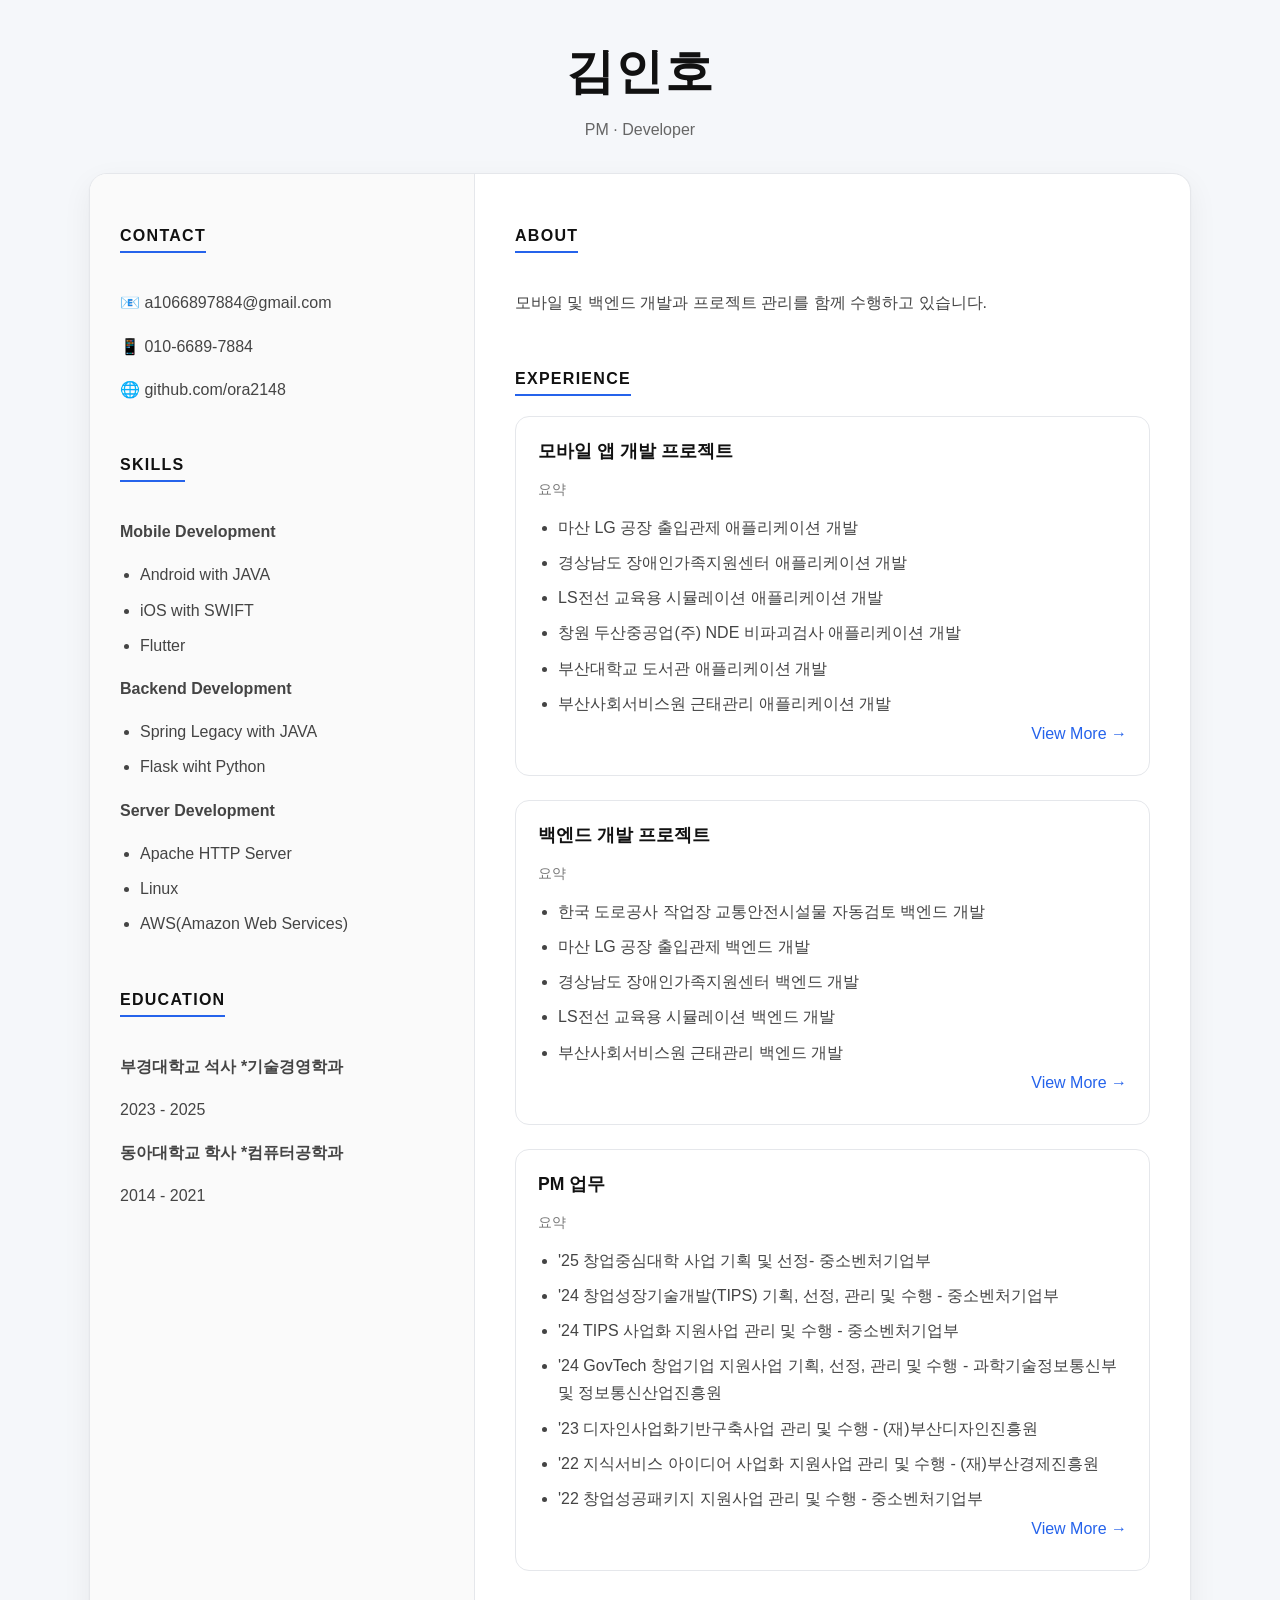
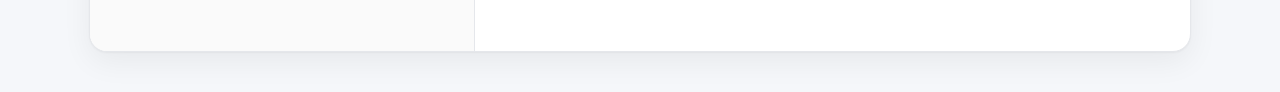
<file: index.html>
<!DOCTYPE html>
<html lang="ko">
<head>
    <meta charset="UTF-8">
    <meta http-equiv="X-UA-Compatible" content="IE=edge">
    <meta name="viewport" content="width=device-width, initial-scale=1.0">

    <title>김인호 이력서</title>

    <link rel="stylesheet" href="style.css">
</head>

<body>

    <header id="header">
        <h1>김인호</h1>
        <p class="job">PM · Developer</p>
    </header>

    <main>
        <!-- 왼쪽 -->
        <article id="mainLeft">

            <section>
                <h2>CONTACT</h2>

                <p>📧 a1066897884@gmail.com</p>
                <p>📱 010-6689-7884</p>
                <p>🌐 github.com/ora2148</p>
            </section>

            <section>
                <h2>SKILLS</h2>
                <p><strong>Mobile Development</strong></p>
                <ul>
                    <li>Android with JAVA</li>
                    <li>iOS with SWIFT</li>
                    <li>Flutter</li>
                </ul>

                <p><strong>Backend Development</strong></p>
                <ul>
                    <li>Spring Legacy with JAVA</li>
                    <li>Flask wiht Python</li>
                </ul>
                <p><strong>Server Development</strong></p>
              <ul>
                    <li>Apache HTTP Server</li>
                    <li>Linux</li>
                    <li>AWS(Amazon Web Services)</li>
                </ul>
            </section>

            <section>
                <h2>EDUCATION</h2>

                <p><strong>부경대학교 석사 *기술경영학과</strong></p>
                                <p>2023 - 2025</p>

                <p><strong>동아대학교 학사 *컴퓨터공학과</strong></p>
                <p>2014 - 2021</p>
            </section>

        </article>

        <!-- 오른쪽 -->
        <article id="mainRight">

            <section>
                <h2>ABOUT</h2>

                <p>
                    모바일 및 백엔드 개발과 프로젝트 관리를 함께 수행하고 있습니다.
                </p>
            </section>

            <section>
                <h2>EXPERIENCE</h2>

                <div class="item">
                    <h3>모바일 앱 개발 프로젝트</h3> 
                    
                    <p class="date">요약</p>

                    <ul>
                        <li>마산 LG 공장 출입관제 애플리케이션 개발</li>
                        <li>경상남도 장애인가족지원센터 애플리케이션 개발</li>
                        <li>LS전선 교육용 시뮬레이션 애플리케이션 개발</li>
                        <li>창원 두산중공업(주) NDE 비파괴검사 애플리케이션 개발</li>
                        <li>부산대학교 도서관 애플리케이션 개발</li>
                        <li>부산사회서비스원 근태관리 애플리케이션 개발</li>
                        
                        <div class="item-header" >
                            <a href="app_history_page.html" style="float: right;"  class="more-button" style="text-align:left">View More →</a>
                            <br>
                        </div>  
                    </ul>
                </div>

                 <div class="item">
                    <h3>백엔드 개발 프로젝트</h3>
                    <p class="date">요약</p>
                    

                    <ul>
                        <li>한국 도로공사 작업장 교통안전시설물 자동검토 백엔드 개발</li>
                        <li>마산 LG 공장 출입관제 백엔드 개발</li>
                        <li>경상남도 장애인가족지원센터 백엔드 개발</li>
                        <li>LS전선 교육용 시뮬레이션 백엔드 개발</li>
                        <li>부산사회서비스원 근태관리 백엔드 개발</li>
                        
                <div class="item-header" >
                            <a href="back_history_page.html" style="float: right;"  class="more-button" style="text-align:left">View More →</a>
                            <br>
                        </div>
                    </ul>
                </div>
                <div class="item">
                    <h3>PM 업무</h3>
                    <p class="date">요약</p>
                    <ul>
                        <li>'25 창업중심대학 사업 기획 및 선정- 중소벤처기업부</li>
                        <li>'24 창업성장기술개발(TIPS) 기획, 선정, 관리 및 수행 - 중소벤처기업부</li>
                        <li>'24 TIPS 사업화 지원사업 관리 및 수행 - 중소벤처기업부</li>
                        <li>'24 GovTech 창업기업 지원사업 기획, 선정, 관리 및 수행 - 과학기술정보통신부 및 정보통신산업진흥원</li>
                        <li>'23 디자인사업화기반구축사업 관리 및 수행 - (재)부산디자인진흥원</li>
                        <li>'22 지식서비스 아이디어 사업화 지원사업 관리 및 수행 - (재)부산경제진흥원</li>
                        <li>'22 창업성공패키지 지원사업 관리 및 수행 - 중소벤처기업부</li>
                             <div class="item-header">
                            <a href="pm_history_page.html" style="float: right;"  class="more-button" style="text-align:left">View More →</a>
                            <br>
                        </div>  
                    </ul>

                             
                </div>

            </section>

        </article>

    </main>

</body>
</html>
</file>
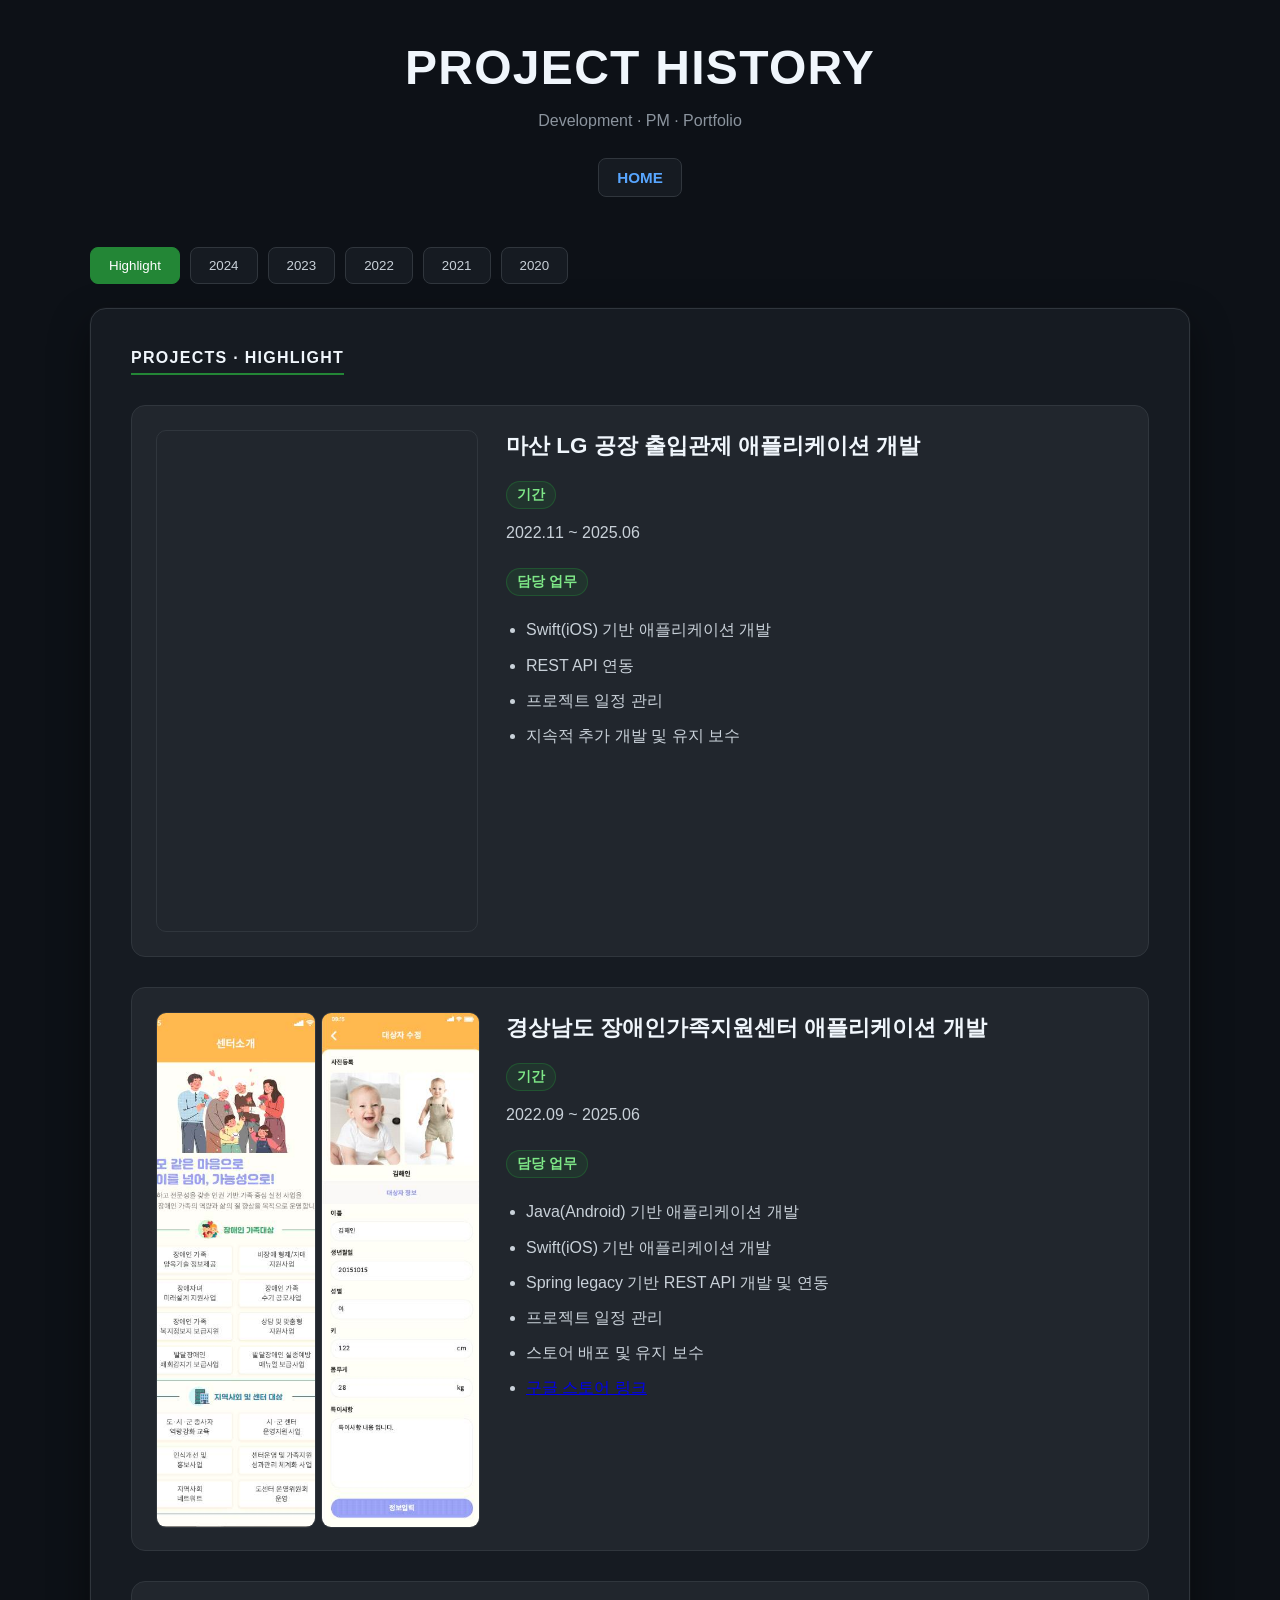
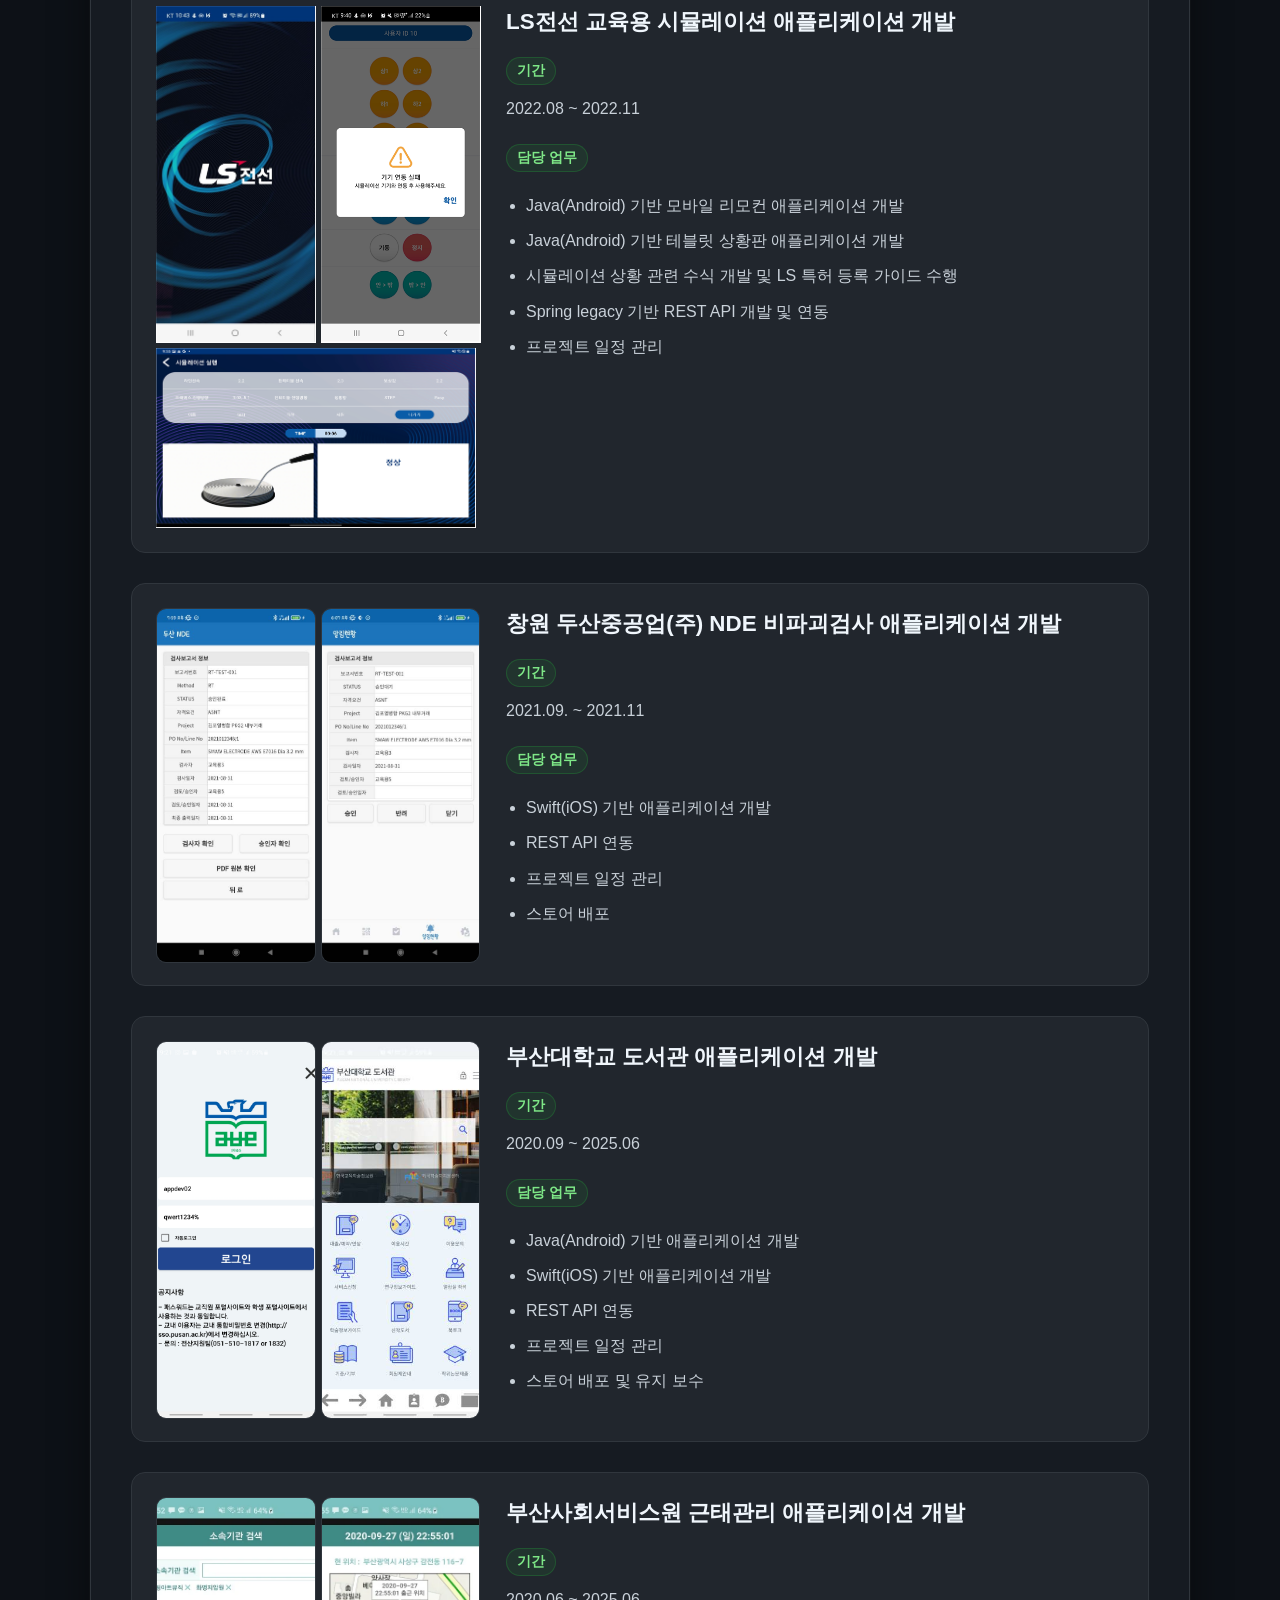
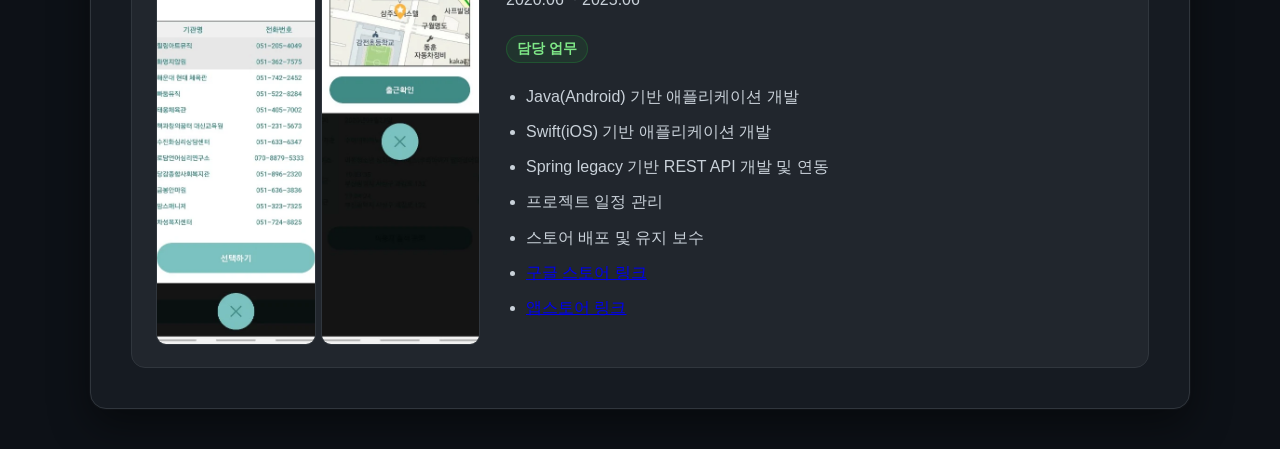
<file: app_history_page.html>
<!DOCTYPE html>
<html lang="ko">

<head>
    <meta charset="UTF-8">
    <meta name="viewport" content="width=device-width, initial-scale=1.0">
    <title>Project History | 김인호</title>

    <link rel="stylesheet" href="style_history.css">
</head>

<body>

    <!-- 헤더 -->
    <header class="top">
        <h1>PROJECT HISTORY</h1>

        <p class="subtitle">
            Development · PM · Portfolio
        </p>

        <nav>
            <a href="index.html">HOME</a>
        </nav>
    </header>

    <!-- 연도 버튼 -->
    <div class="year-tabs">
        <button class="year-btn active" data-year="highlight">Highlight</button>

        <button class="year-btn" data-year="2024">2024</button>
        <button class="year-btn" data-year="2023">2023</button>
        <button class="year-btn" data-year="2022">2022</button>
        <button class="year-btn" data-year="2021">2021</button>
        <button class="year-btn" data-year="2020">2020</button>

    </div>

    <main>

        <!-- highlight -->
        <section class="history-section active" id="highlight">

            <h2>PROJECTS · HIGHLIGHT</h2>

          

            <div class="project-card">
                <div class="project-image">

                   <video
                    autoplay
                    muted
                    loop
                    playsinline
                    >
                <source src="https://ora2148.github.io/portfolio/videos/KakaoTalk_20240517_142802264.mp4" type="video/mp4">
            </video>
                </div>
                <div class="project-content">

                    <h3>마산 LG 공장 출입관제 애플리케이션 개발</h3>

                    <div class="info">
                        <span class="label">기간</span>
                        <p>2022.11 ~ 2025.06</p>
                    </div>

                    <div class="info">
                        <span class="label">담당 업무</span>

                        <ul>
                            <li>Swift(iOS) 기반 애플리케이션 개발</li>
                            <li>REST API 연동</li>
                            <li>프로젝트 일정 관리</li>
                            <li>지속적 추가 개발 및 유지 보수</li>
                        </ul>

                    </div>

                </div>

            </div>

  <div class="project-card">

                <div class="project-image">
                    <img src="https://ora2148.github.io/portfolio/images/1.kn.jpg" alt="">
                    <img src="https://ora2148.github.io/portfolio/images/2.kn.jpg" alt="">
                </div>

                <div class="project-content">

                    <h3>경상남도 장애인가족지원센터 애플리케이션 개발 </h3>

                    <div class="info">
                        <span class="label">기간</span>
                        <p>2022.09 ~ 2025.06</p>
                    </div>

                    <div class="info">
                        <span class="label">담당 업무</span>

                        <ul>
                            <li>Java(Android) 기반 애플리케이션 개발</li>
                            <li>Swift(iOS) 기반 애플리케이션 개발</li>
                            <li>Spring legacy 기반 REST API 개발 및 연동</li>
                            <li>프로젝트 일정 관리</li>
                            <li>스토어 배포 및 유지 보수</li>
                            <li><a href="https://play.google.com/store/apps/details?id=com.raonsoft.knfamily_new&hl=ko" target="_blank">구글 스토어 링크</a></li>
                        </ul>

                    </div>

                </div>

            </div>


            <div class="project-card">
                <div class="project-images">

                    <div class="top-images">
                        <img src="https://ora2148.github.io/portfolio/images/1.ls.png">
                        <img src="https://ora2148.github.io/portfolio/images/2.ls.png">
                    </div>

                    <img class="bottom-image"
                        src="https://ora2148.github.io/portfolio/images/4.ls.png">

                </div>
                <div class="project-content">

                    <h3>LS전선 교육용 시뮬레이션 애플리케이션 개발</h3>

                    <div class="info">
                        <span class="label">기간</span>
                        <p>2022.08 ~ 2022.11</p>
                    </div>

                    <div class="info">
                        <span class="label">담당 업무</span>

                        <ul>
                            <li>Java(Android) 기반 모바일 리모컨 애플리케이션 개발</li>
                            <li>Java(Android) 기반 테블릿 상황판 애플리케이션 개발</li>
                            <li>시뮬레이션 상황 관련 수식 개발 및 LS 특허 등록 가이드 수행</li>
                            <li>Spring legacy 기반 REST API 개발 및 연동</li>
                            <li>프로젝트 일정 관리</li>
                        </ul>

                    </div>

                </div>

            </div>

  <div class="project-card">

                <div class="project-image">
                    <img src="https://ora2148.github.io/portfolio/images/DS_DHI_NDE1.jpg" alt="">
                    <img src="https://ora2148.github.io/portfolio/images/DS_DHI_NDE2.jpg" alt="">
                </div>

                <div class="project-content">

                    <h3>창원 두산중공업(주) NDE 비파괴검사 애플리케이션 개발</h3>

                    <div class="info">
                        <span class="label">기간</span>
                        <p>2021.09. ~ 2021.11</p>
                    </div>

                    <div class="info">
                        <span class="label">담당 업무</span>

                        <ul>
                            <li>Swift(iOS) 기반 애플리케이션 개발</li>
                            <li>REST API 연동</li>
                            <li>프로젝트 일정 관리</li>
                            <li>스토어 배포</li>
                        </ul>

                    </div>

                </div>

            </div>




            <div class="project-card">

                <div class="project-image">
                    <img src="https://ora2148.github.io/portfolio/images/1.BL01.jpg" alt="">
                    <img src="https://ora2148.github.io/portfolio/images/1.BL02.jpg" alt="">
                </div>
                <div class="project-content">

                    <h3>부산대학교 도서관 애플리케이션 개발</h3>

                    <div class="info">
                        <span class="label">기간</span>
                        <p>2020.09 ~ 2025.06</p>
                    </div>

                    <div class="info">
                        <span class="label">담당 업무</span>

                        <ul>
                            <li>Java(Android) 기반 애플리케이션 개발</li>
                            <li>Swift(iOS) 기반 애플리케이션 개발</li>
                            <li>REST API 연동</li>
                            <li>프로젝트 일정 관리</li>
                            <li>스토어 배포 및 유지 보수</li>
                        </ul>

                    </div>

                </div>

            </div>


  <div class="project-card">

                <div class="project-image">
                    <img src="https://ora2148.github.io/portfolio/images/1.BWI.webp" alt="">
                    <img src="https://ora2148.github.io/portfolio/images/2.BWI.webp" alt="">
                </div>

                <div class="project-content">

                    <h3>부산사회서비스원 근태관리 애플리케이션 개발</h3>

                    <div class="info">
                        <span class="label">기간</span>
                        <p>2020.06 ~ 2025.06</p>
                    </div>

                    <div class="info">
                        <span class="label">담당 업무</span>

                        <ul>
                            <li>Java(Android) 기반 애플리케이션 개발</li>
                            <li>Swift(iOS) 기반 애플리케이션 개발</li>
                            <li>Spring legacy 기반 REST API 개발 및 연동</li>
                            <li>프로젝트 일정 관리</li>
                            <li>스토어 배포 및 유지 보수</li>
                            <li><a href="https://play.google.com/store/apps/details?id=kr.bswdi.android.app&hl=ko" target="_blank">구글 스토어 링크</a></li>
                            <li><a href="https://apps.apple.com/kr/app/%EB%B6%80%EC%82%B0%EC%A7%80%EC%97%AD%EC%82%AC%ED%9A%8C%EC%84%9C%EB%B9%84%EC%8A%A4/id1555189608" target="_blank">앱스토어 링크</a></li>
                        </ul>

                    </div>

                </div>

            </div>
            

   
        </section>


     






        <!-- 2024 -->
        <section class="history-section" id="2024">

            <h2>PROJECTS · 2024</h2>
   <div class="project-card">

                    <div class="project-image">
                        <img src="https://ora2148.github.io/portfolio/images/KakaoTalk_20240222_174017413.jpg" alt="">
                        <img src="https://ora2148.github.io/portfolio/images/KakaoTalk_20240216_175536220_01.jpg" alt="">
                    </div>

                    <div class="project-content">

                        <h3>세종디자인 떼소 어플리케이션</h3>

                        <div class="info">
                            <span class="label">기간</span>
                            <p>2024.01 ~ 2024.03</p>
                        </div>

                        <div class="info">
                            <span class="label">담당 업무</span>

                            <ul>
                                <li>Java(Android) 기반 애플리케이션 개발</li>
                                <li>Spring legacy 기반 REST API 개발 및 연동</li>
                                <li>임베디드 외부서버 API 연동 지원</li>
                                <li>프로젝트 일정 관리</li>
                            </ul>

                        </div>

                </div>

            </div>
           
 <div class="project-card">
                <div class="project-image">
                        <img src="https://ora2148.github.io/portfolio/images/2024.tiger2.png">
                        <img src="https://ora2148.github.io/portfolio/images/2024.tiger1.png">
                </div>
                <div class="project-content">

                    <h3>타이거인공지능 베트남 수출용 영상인식 운동 케어 애플리케이션 개발</h3>

                    <div class="info">
                        <span class="label">기간</span>
                        <p>2024.05 ~ 2024.09</p>
                    </div>

                    <div class="info">
                        <span class="label">담당 업무</span>

                        <ul>
                             <li>Java(Android) 기반 애플리케이션 개발</li>
                            <li>Spring legacy 기반 REST API 최신화 및 연동</li>
                            <li>프로젝트 일정 관리</li>
                        </ul>

                    </div>

                </div>

            </div>
              

        </section>


        <!-- 2023 -->
        <section class="history-section" id="2023">
            <h2>PROJECTS · 2023</h2>
            
            <div class="project-card">

                    <div class="project-image">
                        <img src="https://ora2148.github.io/portfolio/images/01.lions.png" alt="">
                        <img src="https://ora2148.github.io/portfolio/images/02.lions.png" alt="">
                    </div>

                    <div class="project-content">

                        <h3>라이온스 사자회 & 청룡 라이온스</h3>

                        <div class="info">
                            <span class="label">기간</span>
                            <p>2023.03 ~ 2025.06</p>
                        </div>

                        <div class="info">
                            <span class="label">담당 업무</span>

                            <ul>
                                <li>Java(Android) 기반 애플리케이션 개발</li>
                                <li>Swift(iOS) 기반 애플리케이션 개발</li>
                                <li>Spring legacy 기반 REST API 개발 및 연동</li>
                                <li>프로젝트 일정 관리</li>
                                <li>스토어 배포 및 유지 보수</li>
                                <li><a href="https://play.google.com/store/apps/details?id=com.cora.lionssaja&hl=ko" target="_blank">라이온스 사자회 구글 스토어 링크</a></li>
                                <li><a href="https://apps.apple.com/kr/app/%EB%9D%BC%EC%9D%B4%EC%98%A8%EC%8A%A4-%EC%82%AC%EC%9E%90%ED%9A%8C/id6743465146" target="_blank">라이온스 사자회 앱스토어 링크</a></li>
                               <li><a href="https://play.google.com/store/apps/details?id=com.raonsoft.lions&hl=ko" target="_blank">청룡 라이온스 구글 스토어 링크</a></li>
                                <li><a href="https://apps.apple.com/kr/app/%EB%B6%80%EC%82%B0-%EC%B2%AD%EB%A3%A1-%EB%9D%BC%EC%9D%B4%EC%98%A8%EC%8A%A4-%EC%A0%84%EC%9E%90-%EC%88%98%EC%B2%A9/id6476543769" target="_blank">청룡 라이온스 앱스토어 링크</a></li>
                            
                            
                            </ul>

                        </div>

                </div>

            </div>



            <div class="project-card">

                    <div class="project-image">
                        <img src="https://ora2148.github.io/portfolio/images/화면 캡처 2026-07-14 142657.png" alt="">
                        <img src="https://ora2148.github.io/portfolio/images/화면 캡처 2026-07-14 142611.png" alt="">
                    </div>

                    <div class="project-content">

                        <h3>로나테크 스캔앤루틴 어플리케이션</h3>

                        <div class="info">
                            <span class="label">기간</span>
                            <p>2023.09 ~ 2024.02</p>
                        </div>

                        <div class="info">
                            <span class="label">담당 업무</span>

                            <ul>
                                <li>Java(Android) 기반 애플리케이션 개발</li>
                                <li>Spring legacy 기반 REST API 개발 및 연동</li>
                                <li>인공지능 API 연동 지원</li>
                                <li>프로젝트 일정 관리</li>
                            </ul>

                        </div>

                </div>

            </div>

        </section>



        <!-- 2022 -->
        <section class="history-section" id="2022">
            <h2>PROJECTS · 2022</h2>
 <div class="project-card">
                <div class="project-image">

                   <video
                    autoplay
                    muted
                    loop
                    playsinline
                    >
                <source src="https://ora2148.github.io/portfolio/videos/KakaoTalk_20240517_142802264.mp4" type="video/mp4">
            </video>
                </div>
                <div class="project-content">

                    <h3>마산 LG 공장 출입관제 애플리케이션 개발</h3>

                    <div class="info">
                        <span class="label">기간</span>
                        <p>2022.11 ~ 2024.03</p>
                    </div>

                    <div class="info">
                        <span class="label">담당 업무</span>

                        <ul>
                            <li>Swift(iOS) 기반 애플리케이션 개발</li>
                            <li>REST API 연동</li>
                            <li>프로젝트 일정 관리</li>
                            <li>지속적 추가 개발 및 유지 보수</li>
                        </ul>

                    </div>

                </div>

            </div>



            <div class="project-card">
                <div class="project-images">

                    <div class="top-images">
                        <img src="https://ora2148.github.io/portfolio/images/1.ls.png">
                        <img src="https://ora2148.github.io/portfolio/images/2.ls.png">
                    </div>

                    <img class="bottom-image"
                        src="https://ora2148.github.io/portfolio/images/4.ls.png">

                </div>
                <div class="project-content">

                    <h3>LS전선 교육용 시뮬레이션 애플리케이션 개발</h3>

                    <div class="info">
                        <span class="label">기간</span>
                        <p>2022.08 ~ 2022.11</p>
                    </div>

                    <div class="info">
                        <span class="label">담당 업무</span>

                        <ul>
                            <li>Java(Android) 기반 모바일 리모컨 애플리케이션 개발</li>
                            <li>Java(Android) 기반 테블릿 상황판 애플리케이션 개발</li>
                            <li>시뮬레이션 상황 관련 수식 개발 및 LS 특허 등록 가이드 수행</li>
                            <li>Spring legacy 기반 REST API 개발 및 연동</li>
                            <li>프로젝트 일정 관리</li>
                        </ul>

                    </div>

                </div>

            </div>



<div class="project-card">

                <div class="project-image">
                    <img src="https://ora2148.github.io/portfolio/images/1.kn.jpg" alt="">
                    <img src="https://ora2148.github.io/portfolio/images/2.kn.jpg" alt="">
                </div>

                <div class="project-content">

                    <h3>경상남도 장애인가족지원센터 애플리케이션 개발 </h3>

                    <div class="info">
                        <span class="label">기간</span>
                        <p>2022.09 ~ 2022.12</p>
                    </div>

                    <div class="info">
                        <span class="label">담당 업무</span>

                        <ul>
                            <li>Java(Android) 기반 애플리케이션 개발</li>
                            <li>Swift(iOS) 기반 애플리케이션 개발</li>
                            <li>Spring legacy 기반 REST API 개발 및 연동</li>
                            <li>프로젝트 일정 관리</li>
                            <li>스토어 배포 및 유지 보수</li>
                            <li><a href="https://play.google.com/store/apps/details?id=com.raonsoft.knfamily_new&hl=ko" target="_blank">구글 스토어 링크</a></li>
                        </ul>

                    </div>

                </div>

            </div>


            <div class="project-card">
                <div class="project-image">
                        <img src="https://ora2148.github.io/portfolio/images/1.tiger.png">
                        <img src="https://ora2148.github.io/portfolio/images/2.tiger.png">
                </div>
                <div class="project-content">

                    <h3>타이거인공지능 영상인식 운동 케어 애플리케이션 개발</h3>

                    <div class="info">
                        <span class="label">기간</span>
                        <p>2022.08 ~ 2022.11</p>
                    </div>

                    <div class="info">
                        <span class="label">담당 업무</span>

                        <ul>
                             <li>Java(Android) 기반 애플리케이션 개발</li>
                            <li>Spring legacy 기반 REST API 개발 및 연동</li>
                            <li>프로젝트 일정 관리</li>
                        </ul>

                    </div>

                </div>

            </div>

<div class="project-card">
                <div class="project-image">
                        <img src="https://ora2148.github.io/portfolio/images/2.select.jpeg">
                        <img src="https://ora2148.github.io/portfolio/images/3.select_2.jpeg">
                </div>
                <div class="project-content">

                    <h3>위엠텍 한국해양대학교 QR코드 안전방폭 MHE 모바일 장비 모니터링 시스템 개발</h3>

                    <div class="info">
                        <span class="label">기간</span>
                        <p>2022.06 ~ 2022.11</p>
                    </div>

                    <div class="info">
                        <span class="label">담당 업무</span>

                        <ul>
                             <li>Java(Android) 기반 애플리케이션 개발</li>
                            <li>Spring legacy 기반 REST API 개발 및 연동</li>
                            <li>하드웨어 백엔드 API 개발 및 연동 지원</li>
                            <li>프로젝트 일정 관리</li>
                        </ul>

                    </div>

                </div>

            </div>
                </section>

        <!-- 2021 -->
        <section class="history-section" id="2021">
            <h2>PROJECTS · 2021</h2>
            
            <div class="project-card">

                <div class="project-image">
                    <img src="https://ora2148.github.io/portfolio/images/DS_DHI_NDE1.jpg" alt="">
                    <img src="https://ora2148.github.io/portfolio/images/DS_DHI_NDE2.jpg" alt="">
                </div>

                <div class="project-content">

                    <h3>창원 두산중공업(주) NDE 비파괴검사 애플리케이션 개발</h3>

                    <div class="info">
                        <span class="label">기간</span>
                        <p>2021.09. ~ 2021.11</p>
                    </div>

                    <div class="info">
                        <span class="label">담당 업무</span>

                        <ul>
                            <li>Swift(iOS) 기반 애플리케이션 개발</li>
                            <li>REST API 연동</li>
                            <li>프로젝트 일정 관리</li>
                            <li>스토어 배포</li>
                        </ul>

                    </div>

                </div>

            </div>


            <div class="project-card">

                <div class="project-image">
                    <img src="https://ora2148.github.io/portfolio/images/1.BSR.png" alt="">
                    <img src="https://ora2148.github.io/portfolio/images/2.BSR.png" alt="">
                </div>

                <div class="project-content">

                    <h3>에스딘 - 부산 스탬프랠리 BSR</h3>

                    <div class="info">
                        <span class="label">기간</span>
                        <p>2021.06 ~ 2023.12</p>
                    </div>

                    <div class="info">
                        <span class="label">담당 업무</span>

                        <ul>
                            <li>Java(Android) 기반 애플리케이션 개발</li>
                            <li>Swift(iOS) 기반 애플리케이션 개발</li>
                            <li>Spring legacy 기반 REST API 개발 및 연동</li>
                            <li>프로젝트 일정 관리</li>
                            <li>스토어 배포 및 유지 보수</li>
                        </ul>

                    </div>

                </div>

            </div>

   <div class="project-card">
                <div class="project-images">

                    <div class="top-images">
                        <img src="https://ora2148.github.io/portfolio/images/1.n_biz.png">
                        <img src="https://ora2148.github.io/portfolio/images/2.n_biz.png">
                    </div>

                    <img class="bottom-image"
                        src="https://ora2148.github.io/portfolio/images/4.n_biz.png">

                </div>
                <div class="project-content">

                    <h3>엔비즈 가로등 관제 애플리케이션 개발</h3>

                    <div class="info">
                        <span class="label">기간</span>
                        <p>2021.09 ~ 2021.11</p>
                    </div>

                    <div class="info">
                        <span class="label">담당 업무</span>

                        <ul>
                            <li>Java(Android) 기반 모바일 리모컨 애플리케이션 개발</li>
                            <li>임베디드 시스템 개발을 통한 데이터 연동 및 관제를 위한 통신</li>
                            <li>Spring legacy 기반 REST API 개발 및 연동</li>
                            <li>프로젝트 일정 관리</li>
                        </ul>

                    </div>

                </div>

            </div>


<div class="project-card">
              <div class="project-image column">
                    <img src="https://ora2148.github.io/portfolio/images/울릉크루즈.png" alt="">
                    <img src="https://ora2148.github.io/portfolio/images/울릉크루즈 홈페이지 화면설계_v3-2 22.01.19_페이지_35.jpg" alt="">
                </div>

                <div class="project-content">

                    <h3>울릉크루즈 크루즈 예약 시스템 개발 </h3>

                    <div class="info">
                        <span class="label">기간</span>
                        <p>2021.11 ~ 2022.06</p>
                    </div>

                    <div class="info">
                        <span class="label">담당 업무</span>

                        <ul>
                            <li>Java(Android) 기반 태블릿 애플리케이션 개발</li>
                            <li>Spring legacy 기반 REST API 개발 및 연동</li>
                            <li>차량 감지 카메라 외주 관리 및 API 연동</li>
                            <li>AWS 서버 구축 및 관리</li>
                            <li>프로젝트 일정 관리</li>

                        </ul>

                    </div>

                </div>

            </div> 

        </section>

<!-- 2020 Projects -->
    <section class="history-section" id="2020">
                <h2>PROJECTS · 2020</h2>


 <div class="project-card">

                <div class="project-image">
                    <img src="https://ora2148.github.io/portfolio/images/1.BL01.jpg" alt="">
                    <img src="https://ora2148.github.io/portfolio/images/1.BL02.jpg" alt="">
                </div>
                <div class="project-content">

                    <h3>부산대학교 도서관 애플리케이션 개발</h3>

                    <div class="info">
                        <span class="label">기간</span>
                        <p>2020.09 ~ 2023.12</p>
                    </div>

                    <div class="info">
                        <span class="label">담당 업무</span>

                        <ul>
                            <li>Java(Android) 기반 애플리케이션 개발</li>
                            <li>Swift(iOS) 기반 애플리케이션 개발</li>
                            <li>REST API 연동</li>
                            <li>프로젝트 일정 관리</li>
                            <li>스토어 배포 및 유지 보수</li>
                        </ul>

                    </div>

                </div>

            </div>


  <div class="project-card">

                <div class="project-image">
                    <img src="https://ora2148.github.io/portfolio/images/1.BWI.webp" alt="">
                    <img src="https://ora2148.github.io/portfolio/images/2.BWI.webp" alt="">
                </div>

                <div class="project-content">

                    <h3>부산사회서비스원 근태관리 애플리케이션 개발</h3>

                    <div class="info">
                        <span class="label">기간</span>
                        <p>2020.06 ~ 2020.09</p>
                    </div>

                    <div class="info">
                        <span class="label">담당 업무</span>

                        <ul>
                            <li>Java(Android) 기반 애플리케이션 개발</li>
                            <li>Swift(iOS) 기반 애플리케이션 개발</li>
                            <li>Spring legacy 기반 REST API 개발 및 연동</li>
                            <li>프로젝트 일정 관리</li>
                            <li>스토어 배포 및 유지 보수</li>
                            <li><a href="https://play.google.com/store/apps/details?id=kr.bswdi.android.app&hl=ko" target="_blank">구글 스토어 링크</a></li>
                            <li><a href="https://apps.apple.com/kr/app/%EB%B6%80%EC%82%B0%EC%A7%80%EC%97%AD%EC%82%AC%ED%9A%8C%EC%84%9C%EB%B9%84%EC%8A%A4/id1555189608" target="_blank">앱스토어 링크</a></li>
                        </ul>

                    </div>

                </div>

            </div>
            






<div class="project-card">
              <div class="project-image">
                    <img src="https://ora2148.github.io/portfolio/images/1.WORKFORM_1.jpg" alt="">
                    <img src="https://ora2148.github.io/portfolio/images/1.WORKFORM_2.jpg" alt="">
                </div>

                <div class="project-content">

                    <h3>코드브로스 워크폼 업무협력시스템 개발 </h3>

                    <div class="info">
                        <span class="label">기간</span>
                        <p>2020.07 ~ 2020.11</p>
                    </div>

                    <div class="info">
                        <span class="label">담당 업무</span>

                        <ul>
                            <li>Java(Android) 기반 태블릿 애플리케이션 개발</li>
                            <li>Spring legacy 기반 REST API 개발 및 연동</li>
                            <li>AWS 서버 구축 및 관리</li>
                            <li>프로젝트 일정 관리</li>

                        </ul>

                    </div>

                </div>

            </div> 


<div class="project-card">

                <div class="project-image">
                    <img src="https://ora2148.github.io/portfolio/images/화면 캡처 2026-07-14 151701.png" alt="">
                    <img src="https://ora2148.github.io/portfolio/images/화면 캡처 2026-07-14 151746.png" alt="">
                </div>
                <div class="project-content">

                    <h3>주식회사 캐시뷰 어플리케이션 개발</h3>

                    <div class="info">
                        <span class="label">기간</span>
                        <p>2020.09 ~ 2020.12</p>
                    </div>

                    <div class="info">
                        <span class="label">담당 업무</span>

                        <ul>
                            <li>Java(Android) 기반 애플리케이션 개발</li>
                            <li>Spring legacy 기반 REST API 개발 및 연동</li>
                            <li>프로젝트 일정 관리</li>
                        </ul>

                    </div>

                </div>

            </div>



            </section>

    </main>

    <script>

        const buttons = document.querySelectorAll('.year-btn');
        const sections = document.querySelectorAll('.history-section');

        buttons.forEach(button => {

            button.addEventListener('click', () => {

                const targetYear = button.dataset.year;

                buttons.forEach(btn => {
                    btn.classList.remove('active');
                });

                sections.forEach(section => {
                    section.classList.remove('active');
                });

                button.classList.add('active');

                document
                    .getElementById(targetYear)
                    .classList.add('active');

            });

        });

    </script>

</body>

</html>
</file>
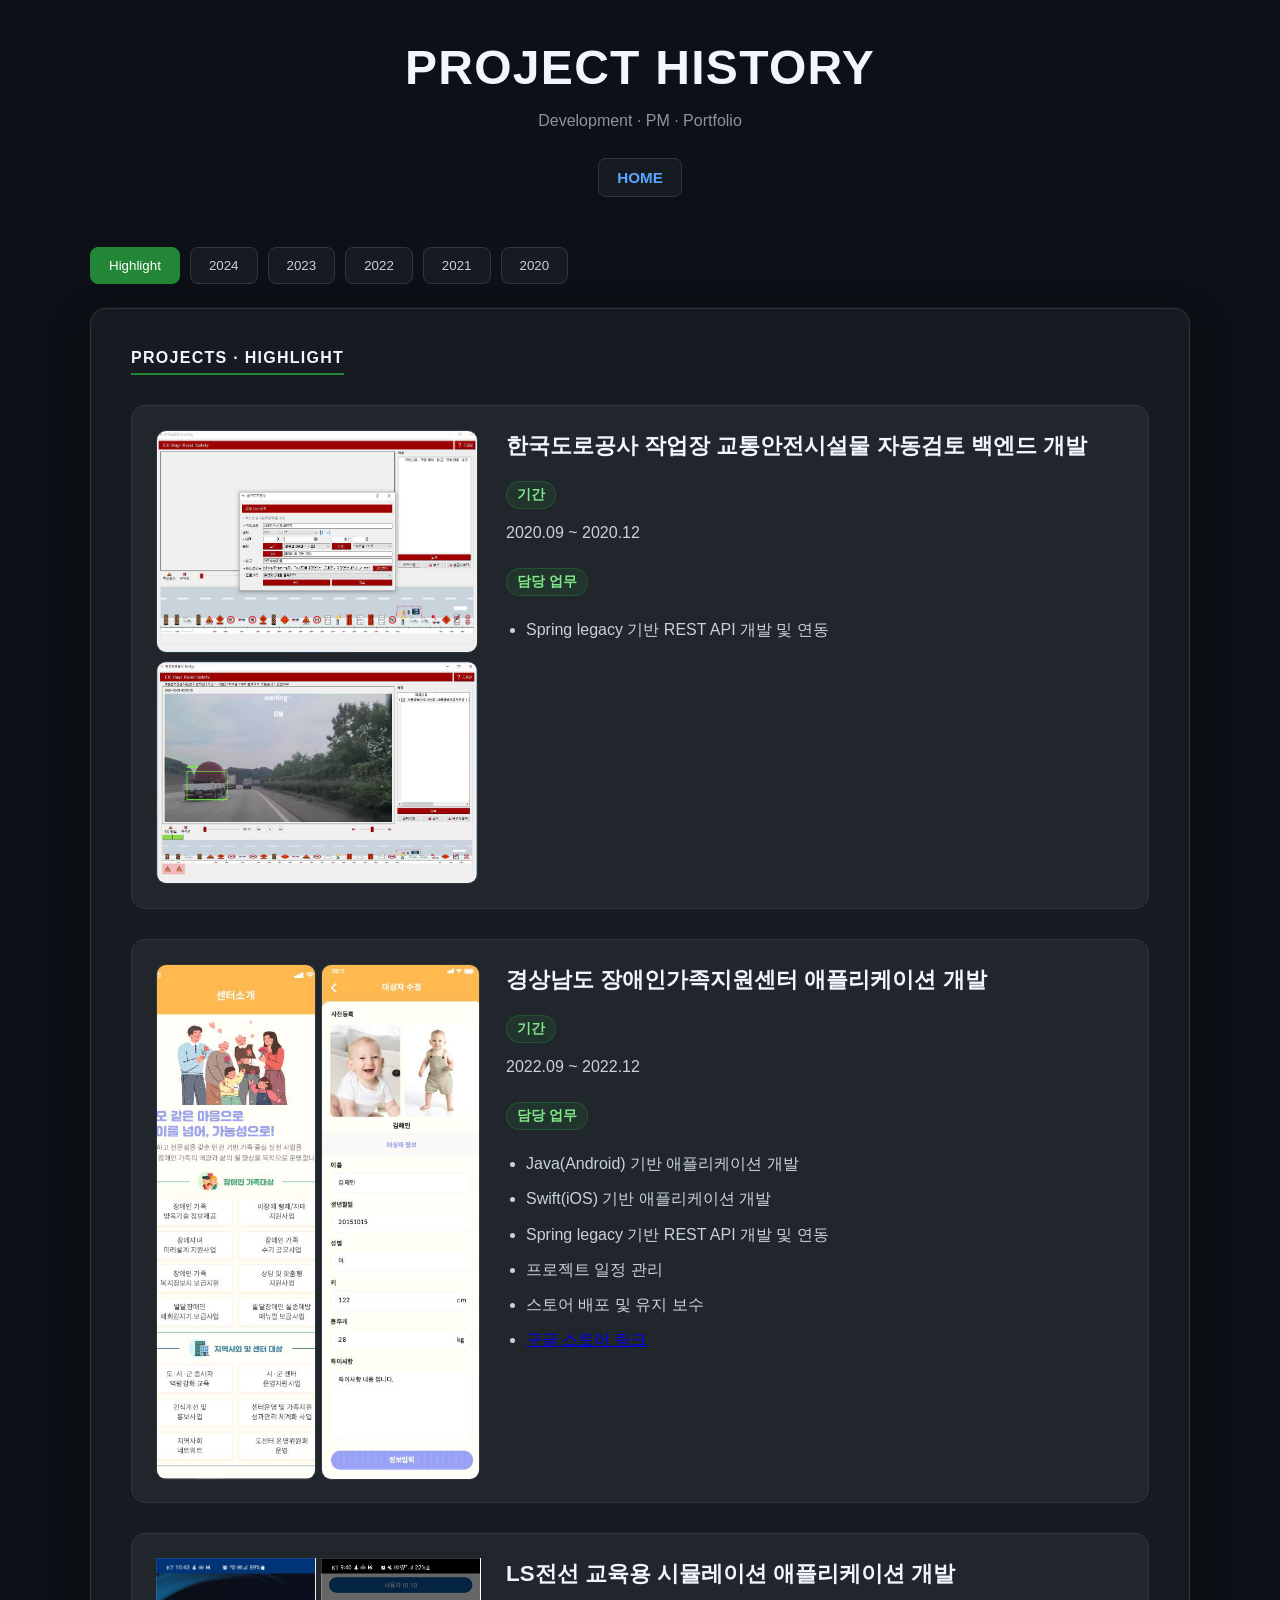
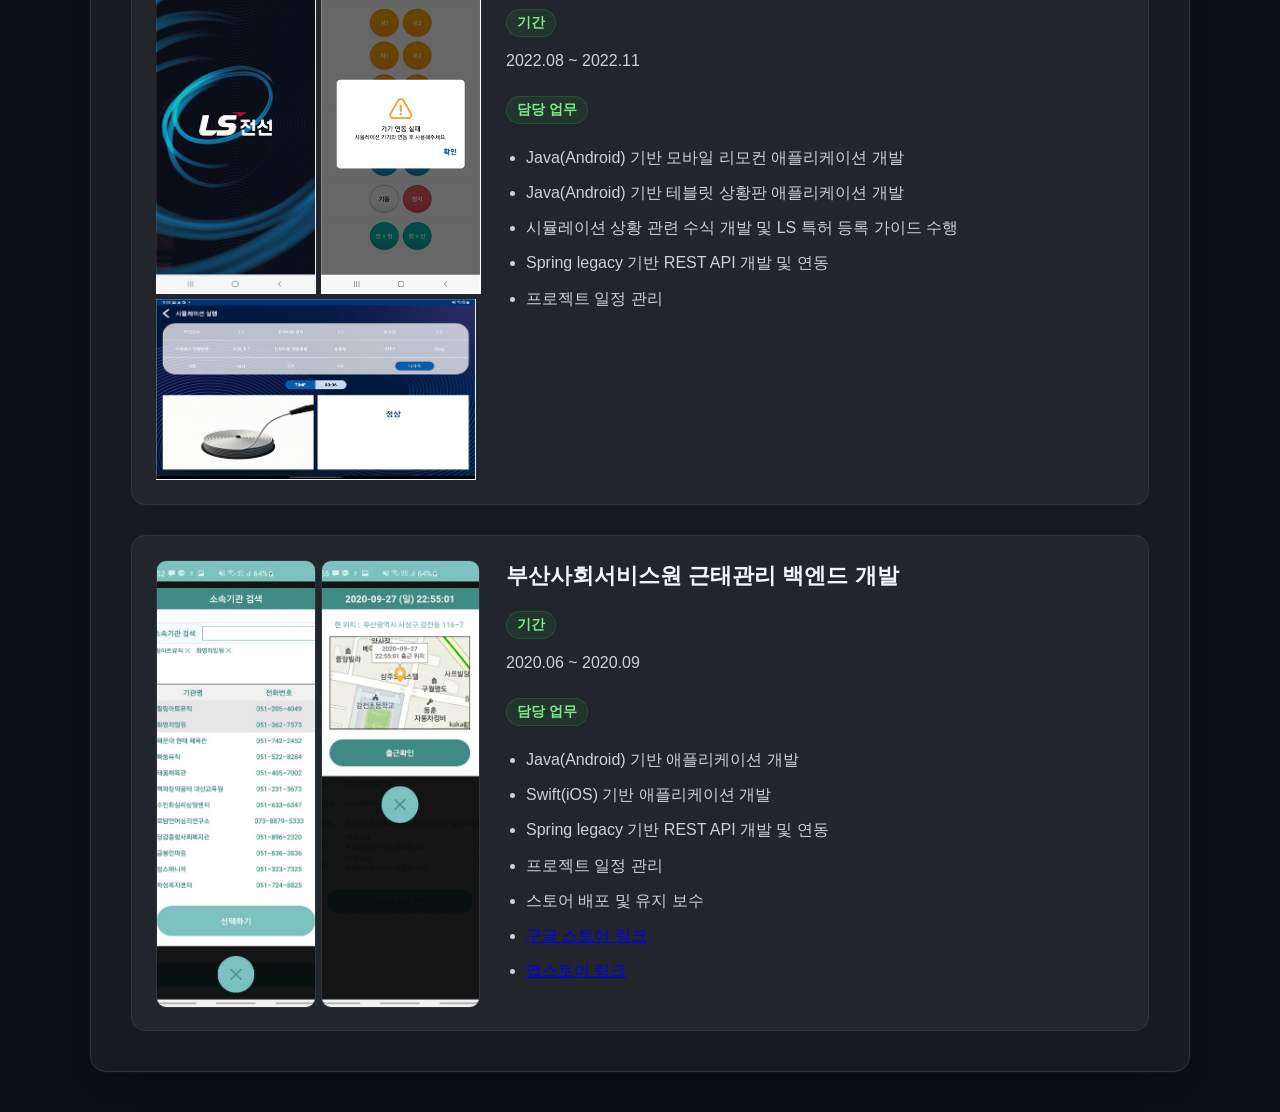
<file: back_history_page.html>
<!DOCTYPE html>
<html lang="ko">

<head>
    <meta charset="UTF-8">
    <meta name="viewport" content="width=device-width, initial-scale=1.0">
    <title>Project History | 김인호</title>

    <link rel="stylesheet" href="style_history.css">
</head>

<body>

    <!-- 헤더 -->
    <header class="top">
        <h1>PROJECT HISTORY</h1>

        <p class="subtitle">
            Development · PM · Portfolio
        </p>

        <nav>
            <a href="index.html">HOME</a>
        </nav>
    </header>

    <!-- 연도 버튼 -->
    <div class="year-tabs">
        <button class="year-btn active" data-year="highlight">Highlight</button>

        <button class="year-btn" data-year="2024">2024</button>
        <button class="year-btn" data-year="2023">2023</button>
        <button class="year-btn" data-year="2022">2022</button>
        <button class="year-btn" data-year="2021">2021</button>
        <button class="year-btn" data-year="2020">2020</button>

    </div>

    <main>

        <!-- highlight -->
        <section class="history-section active" id="highlight">

            <h2>PROJECTS · HIGHLIGHT</h2>

          

            

  <div class="project-card">

                <div class="project-image column">
                    <img src="https://ora2148.github.io/portfolio/images/1.rc.png" alt="">
                    <img src="https://ora2148.github.io/portfolio/images/2.rc.png" alt="">
                </div>

                <div class="project-content">

                    <h3>한국도로공사 작업장 교통안전시설물 자동검토 백엔드 개발</h3>

                    <div class="info">
                        <span class="label">기간</span>
                        <p>2020.09 ~ 2020.12</p>
                    </div>

                    <div class="info">
                        <span class="label">담당 업무</span>

                        <ul>
                            <li>Spring legacy 기반 REST API 개발 및 연동</li>
                        </ul>

                    </div>

                </div>

            </div>
 <div class="project-card">

                <div class="project-image">
                    <img src="https://ora2148.github.io/portfolio/images/1.kn.jpg" alt="">
                    <img src="https://ora2148.github.io/portfolio/images/2.kn.jpg" alt="">
                </div>

                <div class="project-content">

                    <h3>경상남도 장애인가족지원센터 애플리케이션 개발 </h3>

                    <div class="info">
                        <span class="label">기간</span>
                        <p>2022.09 ~ 2022.12</p>
                    </div>

                    <div class="info">
                        <span class="label">담당 업무</span>

                        <ul>
                            <li>Java(Android) 기반 애플리케이션 개발</li>
                            <li>Swift(iOS) 기반 애플리케이션 개발</li>
                            <li>Spring legacy 기반 REST API 개발 및 연동</li>
                            <li>프로젝트 일정 관리</li>
                            <li>스토어 배포 및 유지 보수</li>
                            <li><a href="https://play.google.com/store/apps/details?id=com.raonsoft.knfamily_new&hl=ko" target="_blank">구글 스토어 링크</a></li>
                        </ul>

                    </div>

                </div>

            </div>

            <div class="project-card">
                <div class="project-images">

                    <div class="top-images">
                        <img src="https://ora2148.github.io/portfolio/images/1.ls.png">
                        <img src="https://ora2148.github.io/portfolio/images/2.ls.png">
                    </div>

                    <img class="bottom-image"
                        src="https://ora2148.github.io/portfolio/images/4.ls.png">

                </div>
                <div class="project-content">

                    <h3>LS전선 교육용 시뮬레이션 애플리케이션 개발</h3>

                    <div class="info">
                        <span class="label">기간</span>
                        <p>2022.08 ~ 2022.11</p>
                    </div>

                    <div class="info">
                        <span class="label">담당 업무</span>

                        <ul>
                            <li>Java(Android) 기반 모바일 리모컨 애플리케이션 개발</li>
                            <li>Java(Android) 기반 테블릿 상황판 애플리케이션 개발</li>
                            <li>시뮬레이션 상황 관련 수식 개발 및 LS 특허 등록 가이드 수행</li>
                            <li>Spring legacy 기반 REST API 개발 및 연동</li>
                            <li>프로젝트 일정 관리</li>
                        </ul>

                    </div>

                </div>

            </div>

  


  <div class="project-card">

                <div class="project-image">
                    <img src="https://ora2148.github.io/portfolio/images/1.BWI.webp" alt="">
                    <img src="https://ora2148.github.io/portfolio/images/2.BWI.webp" alt="">
                </div>

                <div class="project-content">

                    <h3>부산사회서비스원 근태관리 백엔드 개발</h3>

                    <div class="info">
                        <span class="label">기간</span>
                        <p>2020.06 ~ 2020.09</p>
                    </div>

                    <div class="info">
                        <span class="label">담당 업무</span>

                        <ul>
                            <li>Java(Android) 기반 애플리케이션 개발</li>
                            <li>Swift(iOS) 기반 애플리케이션 개발</li>
                            <li>Spring legacy 기반 REST API 개발 및 연동</li>
                            <li>프로젝트 일정 관리</li>
                            <li>스토어 배포 및 유지 보수</li>
                            <li><a href="https://play.google.com/store/apps/details?id=kr.bswdi.android.app&hl=ko" target="_blank">구글 스토어 링크</a></li>
                            <li><a href="https://apps.apple.com/kr/app/%EB%B6%80%EC%82%B0%EC%A7%80%EC%97%AD%EC%82%AC%ED%9A%8C%EC%84%9C%EB%B9%84%EC%8A%A4/id1555189608" target="_blank">앱스토어 링크</a></li>
                        </ul>

                    </div>

                </div>

            </div>
            

   
        </section>








        <!-- 2024 -->
        <section class="history-section" id="2024">

            <h2>PROJECTS · 2024</h2>

            <div class="project-card">

                <div class="project-image column">
                    <img src="https://ora2148.github.io/portfolio/images/의령농원.png" alt="">
                    <img src="https://ora2148.github.io/portfolio/images/의령농원2.png" alt="">
                </div>

                <div class="project-content">

                    <h3>(주)의령농원 - 관리자 업무 조회 WEB 개발</h3>

                    <div class="info">
                        <span class="label">기간</span>
                        <p>2024.08 ~ 2024.10</p>
                    </div>

                    <div class="info">
                        <span class="label">담당 업무</span>

                        <ul>
                            <li>Spring legacy 기반 REST API 개발 및 연동</li>
                            <li>프로젝트 일정 관리</li>

                        </ul>

                    </div>

                </div>

            </div>

        </section>


        <!-- 2023 -->
        <section class="history-section" id="2023">
            <h2>PROJECTS · 2023</h2>
<div class="project-card">

                <div class="project-image column">
                    <img src="https://ora2148.github.io/portfolio/images/lg_출입관제.png" alt="">
                    <img src="https://ora2148.github.io/portfolio/images/lg_출입관제2.png" alt="">
                </div>

                <div class="project-content">

                    <h3>마산 LG 공장 출입보안 통합관제 백엔드 개발</h3>

                    <div class="info">
                        <span class="label">기간</span>
                        <p>2023.08 ~ 2023.09</p>
                    </div>

                    <div class="info">
                        <span class="label">담당 업무</span>

                        <ul>
                            <li>Spring legacy 기반 REST API 개발 및 연동</li>
                            <li>프로젝트 일정 관리</li>

                        </ul>

                    </div>

                </div>

            </div>        
        
        <div class="project-card">

                    <div class="project-image">
                        <img src="https://ora2148.github.io/portfolio/images/01.lions.png" alt="">
                        <img src="https://ora2148.github.io/portfolio/images/02.lions.png" alt="">
                    </div>

                    <div class="project-content">

                        <h3>라이온스 사자회</h3>

                        <div class="info">
                            <span class="label">기간</span>
                            <p>2023.03 ~ 2025.06</p>
                        </div>

                        <div class="info">
                            <span class="label">담당 업무</span>

                            <ul>
                                <li>Java(Android) 기반 애플리케이션 개발</li>
                                <li>Swift(iOS) 기반 애플리케이션 개발</li>
                                <li>Spring legacy 기반 REST API 개발 및 연동</li>
                                <li>프로젝트 일정 관리</li>
                                <li>스토어 배포 및 유지 보수</li>
                                <li><a href="https://play.google.com/store/apps/details?id=com.cora.lionssaja&hl=ko" target="_blank">구글 스토어 링크</a></li>
                                <li><a href="https://apps.apple.com/kr/app/%EB%9D%BC%EC%9D%B4%EC%98%A8%EC%8A%A4-%EC%82%AC%EC%9E%90%ED%9A%8C/id6743465146" target="_blank">앱스토어 링크</a></li>
                            </ul>

                        </div>

                </div>

            </div>
        
        <div class="project-card">

                    <div class="project-image">
                        <img src="https://ora2148.github.io/portfolio/images/화면 캡처 2026-07-14 142657.png" alt="">
                        <img src="https://ora2148.github.io/portfolio/images/화면 캡처 2026-07-14 142611.png" alt="">
                    </div>

                    <div class="project-content">

                        <h3>로나테크 스캔앤루틴 어플리케이션</h3>

                        <div class="info">
                            <span class="label">기간</span>
                            <p>2023.09 ~ 2024.02</p>
                        </div>

                        <div class="info">
                            <span class="label">담당 업무</span>

                            <ul>
                                <li>Java(Android) 기반 애플리케이션 개발</li>
                                <li>Spring legacy 기반 REST API 개발 및 연동</li>
                                <li>인공지능 API 연동 지원</li>
                                <li>프로젝트 일정 관리</li>
                            </ul>

                        </div>

                </div>

            </div>
        </section>



        <!-- 2022 -->
        <section class="history-section" id="2022">
            <h2>PROJECTS · 2022</h2>


  <div class="project-card">

                <div class="project-image">
                    <img src="https://ora2148.github.io/portfolio/images/1.kn.jpg" alt="">
                    <img src="https://ora2148.github.io/portfolio/images/2.kn.jpg" alt="">
                </div>

                <div class="project-content">

                    <h3>경상남도 장애인가족지원센터 애플리케이션 개발 </h3>

                    <div class="info">
                        <span class="label">기간</span>
                        <p>2022.09 ~ 2022.12</p>
                    </div>

                    <div class="info">
                        <span class="label">담당 업무</span>

                        <ul>
                            <li>Java(Android) 기반 애플리케이션 개발</li>
                            <li>Swift(iOS) 기반 애플리케이션 개발</li>
                            <li>Spring legacy 기반 REST API 개발 및 연동</li>
                            <li>프로젝트 일정 관리</li>
                            <li>스토어 배포 및 유지 보수</li>
                            <li><a href="https://play.google.com/store/apps/details?id=com.raonsoft.knfamily_new&hl=ko" target="_blank">구글 스토어 링크</a></li>
                        </ul>

                    </div>

                </div>

            </div>


            <div class="project-card">
                <div class="project-images">

                    <div class="top-images">
                        <img src="https://ora2148.github.io/portfolio/images/1.ls.png">
                        <img src="https://ora2148.github.io/portfolio/images/2.ls.png">
                    </div>

                    <img class="bottom-image"
                        src="https://ora2148.github.io/portfolio/images/4.ls.png">

                </div>
                <div class="project-content">

                    <h3>LS전선 교육용 시뮬레이션 애플리케이션 개발</h3>

                    <div class="info">
                        <span class="label">기간</span>
                        <p>2022.08 ~ 2022.11</p>
                    </div>

                    <div class="info">
                        <span class="label">담당 업무</span>

                        <ul>
                            <li>Java(Android) 기반 모바일 리모컨 애플리케이션 개발</li>
                            <li>Java(Android) 기반 테블릿 상황판 애플리케이션 개발</li>
                            <li>시뮬레이션 상황 관련 수식 개발 및 LS 특허 등록 가이드 수행</li>
                            <li>Spring legacy 기반 REST API 개발 및 연동</li>
                            <li>프로젝트 일정 관리</li>
                        </ul>

                    </div>

                </div>

            </div>


<div class="project-card">

                <div class="project-image column">
                    <img src="https://ora2148.github.io/portfolio/images/관리자페이지_slide_off_popup_off.jpg" alt="">
                    <img src="https://ora2148.github.io/portfolio/images/관리자페이지_slide_off_popup_on.jpg" alt="">
                </div>

                <div class="project-content">

                    <h3>케이텍 AI 객체인식 및 IR센서 융합 기반 테트라포드 위험감지 인명 피해 예방 시스템 </h3>

                    <div class="info">
                        <span class="label">기간</span>
                        <p>2022.07 ~ 2023.09</p>
                    </div>

                    <div class="info">
                        <span class="label">담당 업무</span>

                        <ul>
                            <li>Spring legacy 기반 REST API 개발 및 연동</li>
                            <li>실시간 영상 스트리밍 관리</li>
                            <li>AWS 서버 구축 및 관리</li>
                            <li>프로젝트 일정 관리</li>

                        </ul>

                    </div>

                </div>

            </div> 


            <div class="project-card">
                <div class="project-image">
                        <img src="https://ora2148.github.io/portfolio/images/1.tiger.png">
                        <img src="https://ora2148.github.io/portfolio/images/2.tiger.png">
                </div>
                <div class="project-content">

                    <h3>타이거인공지능 영상인식 운동 케어 애플리케이션 개발</h3>

                    <div class="info">
                        <span class="label">기간</span>
                        <p>2022.08 ~ 2022.11</p>
                    </div>

                    <div class="info">
                        <span class="label">담당 업무</span>

                        <ul>
                             <li>Java(Android) 기반 애플리케이션 개발</li>
                            <li>Spring legacy 기반 REST API 개발 및 연동</li>
                            <li>프로젝트 일정 관리</li>
                        </ul>

                    </div>

                </div>

            </div>

<div class="project-card">
                <div class="project-image">
                        <img src="https://ora2148.github.io/portfolio/images/2.select.jpeg">
                        <img src="https://ora2148.github.io/portfolio/images/3.select_2.jpeg">
                </div>
                <div class="project-content">

                    <h3>위엠텍 한국해양대학교 QR코드 안전방폭 MHE 모바일 장비 모니터링 시스템 개발</h3>

                    <div class="info">
                        <span class="label">기간</span>
                        <p>2022.06 ~ 2022.11</p>
                    </div>

                    <div class="info">
                        <span class="label">담당 업무</span>

                        <ul>
                             <li>Java(Android) 기반 애플리케이션 개발</li>
                            <li>Spring legacy 기반 REST API 개발 및 연동</li>
                            <li>하드웨어 백엔드 API 개발 및 연동 지원</li>
                            <li>프로젝트 일정 관리</li>
                        </ul>

                    </div>

                </div>

            </div>
                </section>

        <!-- 2021 -->
        <section class="history-section" id="2021">
            <h2>PROJECTS · 2021</h2>
               <div class="project-card">
                <div class="project-images">

                    <div class="top-images">
                        <img src="https://ora2148.github.io/portfolio/images/1.n_biz.png">
                        <img src="https://ora2148.github.io/portfolio/images/2.n_biz.png">
                    </div>

                    <img class="bottom-image"
                        src="https://ora2148.github.io/portfolio/images/4.n_biz.png">

                </div>
                <div class="project-content">

                    <h3>LS전선 교육용 시뮬레이션 애플리케이션 개발</h3>

                    <div class="info">
                        <span class="label">기간</span>
                        <p>2022.08 ~ 2022.11</p>
                    </div>

                    <div class="info">
                        <span class="label">담당 업무</span>

                        <ul>
                            <li>Java(Android) 기반 모바일 리모컨 애플리케이션 개발</li>
                            <li>Java(Android) 기반 테블릿 상황판 애플리케이션 개발</li>
                            <li>시뮬레이션 상황 관련 수식 개발 및 LS 특허 등록 가이드 수행</li>
                            <li>Spring legacy 기반 REST API 개발 및 연동</li>
                            <li>프로젝트 일정 관리</li>
                        </ul>

                    </div>

                </div>

            </div>


<div class="project-card">
              <div class="project-image column">
                    <img src="https://ora2148.github.io/portfolio/images/울릉크루즈.png" alt="">
                    <img src="https://ora2148.github.io/portfolio/images/울릉크루즈 홈페이지 화면설계_v3-2 22.01.19_페이지_35.jpg" alt="">
                </div>

                <div class="project-content">

                    <h3>울릉크루즈 크루즈 예약 시스템 개발 </h3>

                    <div class="info">
                        <span class="label">기간</span>
                        <p>2021.11 ~ 2022.06</p>
                    </div>

                    <div class="info">
                        <span class="label">담당 업무</span>

                        <ul>
                            <li>Java(Android) 기반 태블릿 애플리케이션 개발</li>
                            <li>Spring legacy 기반 REST API 개발 및 연동</li>
                            <li>차량 감지 카메라 외주 관리 및 API 연동</li>
                            <li>AWS 서버 구축 및 관리</li>
                            <li>프로젝트 일정 관리</li>

                        </ul>

                    </div>

                </div>

            </div>
        </section>


              
  <section class="history-section" id="2020">
            <h2>PROJECTS · 2020</h2>


  <div class="project-card">

                <div class="project-image column">
                    <img src="https://ora2148.github.io/portfolio/images/1.rc.png" alt="">
                    <img src="https://ora2148.github.io/portfolio/images/2.rc.png" alt="">
                </div>

                <div class="project-content">

                    <h3>한국도로공사 작업장 교통안전시설물 자동검토 백엔드 개발</h3>

                    <div class="info">
                        <span class="label">기간</span>
                        <p>2020.09 ~ 2020.12</p>
                    </div>

                    <div class="info">
                        <span class="label">담당 업무</span>

                        <ul>
                            <li>Spring legacy 기반 REST API 개발 및 연동</li>
                        </ul>

                    </div>

                </div>

            </div>


            <div class="project-card">

                <div class="project-image">
                    <img src="https://ora2148.github.io/portfolio/images/1.BWI.webp" alt="">
                    <img src="https://ora2148.github.io/portfolio/images/2.BWI.webp" alt="">
                </div>

                <div class="project-content">

                    <h3>부산사회서비스원 근태관리 애플리케이션 개발</h3>

                    <div class="info">
                        <span class="label">기간</span>
                        <p>2020.06 ~ 2020.09</p>
                    </div>

                    <div class="info">
                        <span class="label">담당 업무</span>

                        <ul>
                            <li>Java(Android) 기반 애플리케이션 개발</li>
                            <li>Swift(iOS) 기반 애플리케이션 개발</li>
                            <li>Spring legacy 기반 REST API 개발 및 연동</li>
                            <li>프로젝트 일정 관리</li>
                            <li>스토어 배포 및 유지 보수</li>
                            <li><a href="https://play.google.com/store/apps/details?id=kr.bswdi.android.app&hl=ko" target="_blank">구글 스토어 링크</a></li>
                            <li><a href="https://apps.apple.com/kr/app/%EB%B6%80%EC%82%B0%EC%A7%80%EC%97%AD%EC%82%AC%ED%9A%8C%EC%84%9C%EB%B9%84%EC%8A%A4/id1555189608" target="_blank">앱스토어 링크</a></li>
                        </ul>

                    </div>

                </div>

            </div>
            






<div class="project-card">
              <div class="project-image">
                    <img src="https://ora2148.github.io/portfolio/images/1.WORKFORM_1.jpg" alt="">
                    <img src="https://ora2148.github.io/portfolio/images/1.WORKFORM_2.jpg" alt="">
                </div>

                <div class="project-content">

                    <h3>코드브로스 워크폼 업무협력시스템 개발 </h3>

                    <div class="info">
                        <span class="label">기간</span>
                        <p>2020.07 ~ 2020.11</p>
                    </div>

                    <div class="info">
                        <span class="label">담당 업무</span>

                        <ul>
                            <li>Java(Android) 기반 태블릿 애플리케이션 개발</li>
                            <li>Spring legacy 기반 REST API 개발 및 연동</li>
                            <li>AWS 서버 구축 및 관리</li>
                            <li>프로젝트 일정 관리</li>

                        </ul>

                    </div>

                </div>

            </div> 


<div class="project-card">

                <div class="project-image">
                    <img src="https://ora2148.github.io/portfolio/images/화면 캡처 2026-07-14 151701.png" alt="">
                    <img src="https://ora2148.github.io/portfolio/images/화면 캡처 2026-07-14 151746.png" alt="">
                </div>
                <div class="project-content">

                    <h3>주식회사 캐시뷰 어플리케이션 개발</h3>

                    <div class="info">
                        <span class="label">기간</span>
                        <p>2020.09 ~ 2020.12</p>
                    </div>

                    <div class="info">
                        <span class="label">담당 업무</span>

                        <ul>
                            <li>Java(Android) 기반 애플리케이션 개발</li>
                            <li>Spring legacy 기반 REST API 개발 및 연동</li>
                            <li>프로젝트 일정 관리</li>
                        </ul>

                    </div>

                </div>

            </div>

        </section>


 

    </main>

    <script>

        const buttons = document.querySelectorAll('.year-btn');
        const sections = document.querySelectorAll('.history-section');

        buttons.forEach(button => {

            button.addEventListener('click', () => {

                const targetYear = button.dataset.year;

                buttons.forEach(btn => {
                    btn.classList.remove('active');
                });

                sections.forEach(section => {
                    section.classList.remove('active');
                });

                button.classList.add('active');

                document
                    .getElementById(targetYear)
                    .classList.add('active');

            });

        });

    </script>

</body>

</html>
</file>
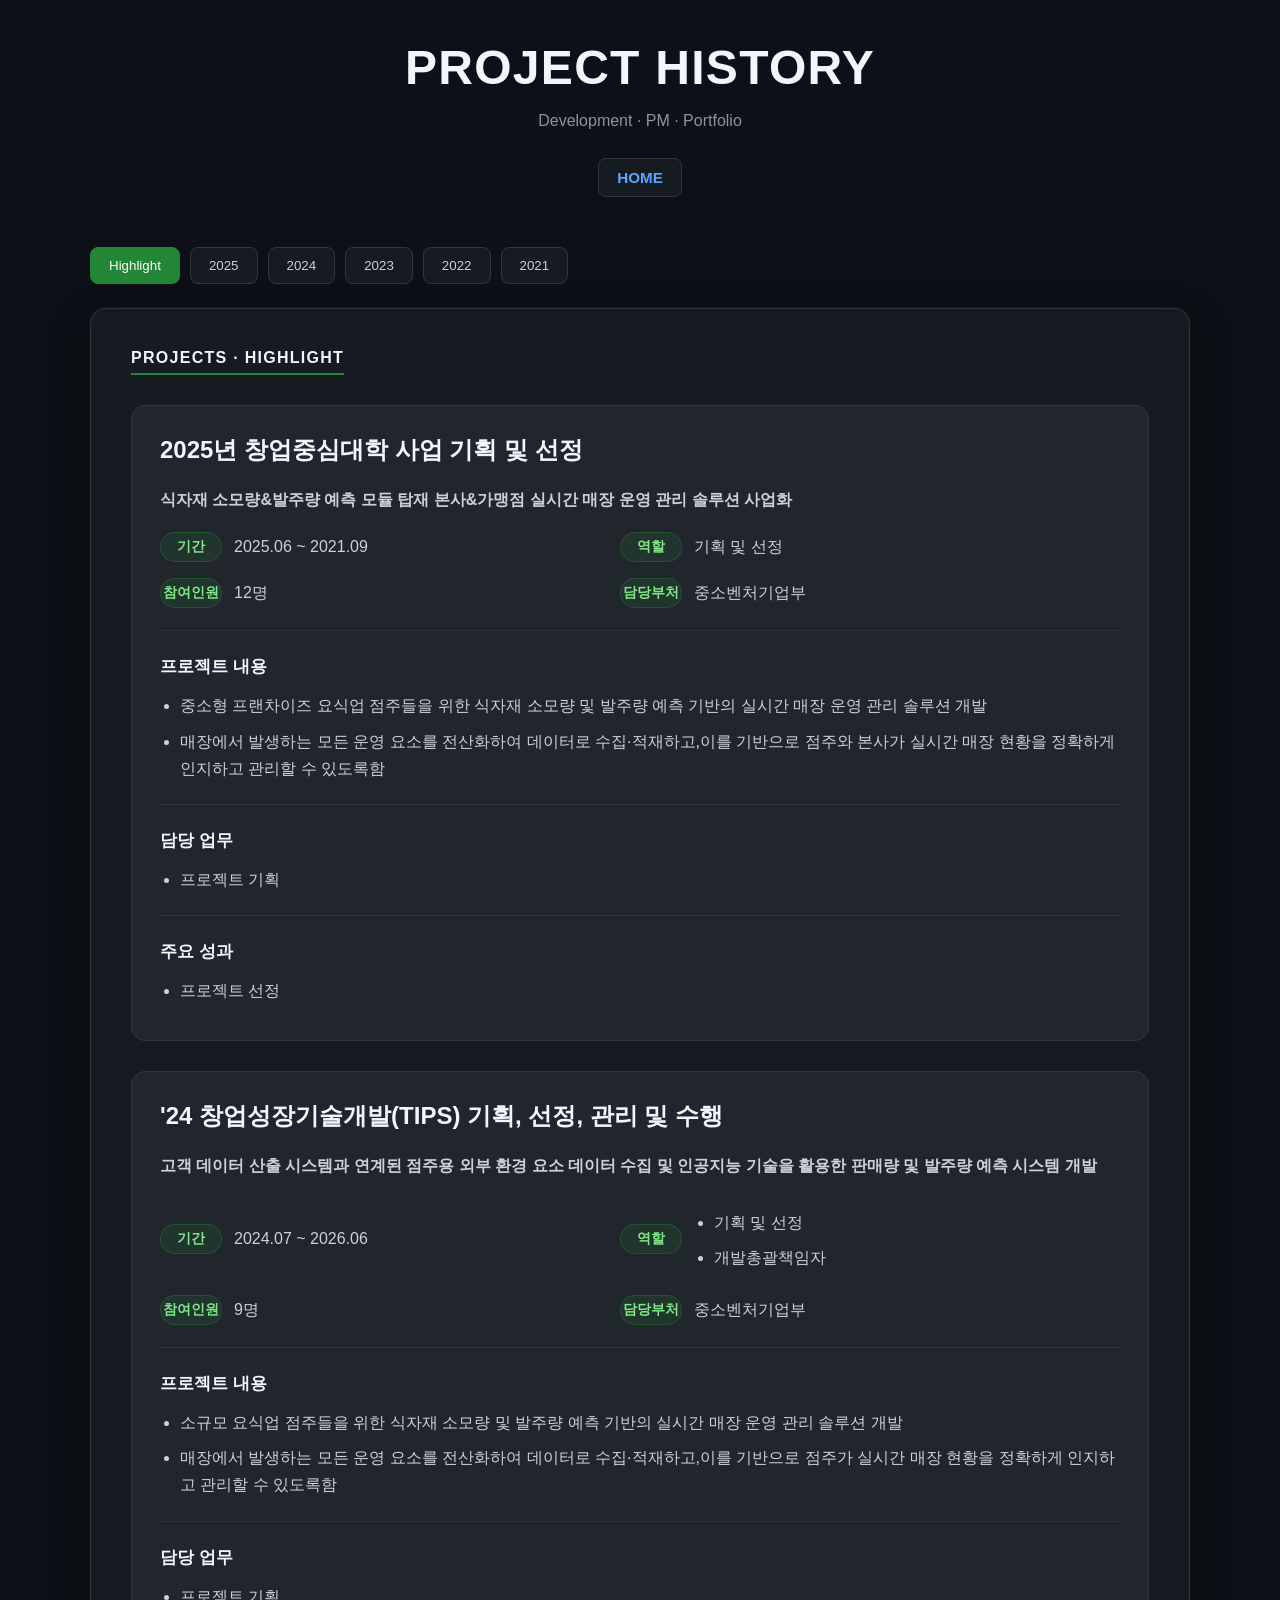
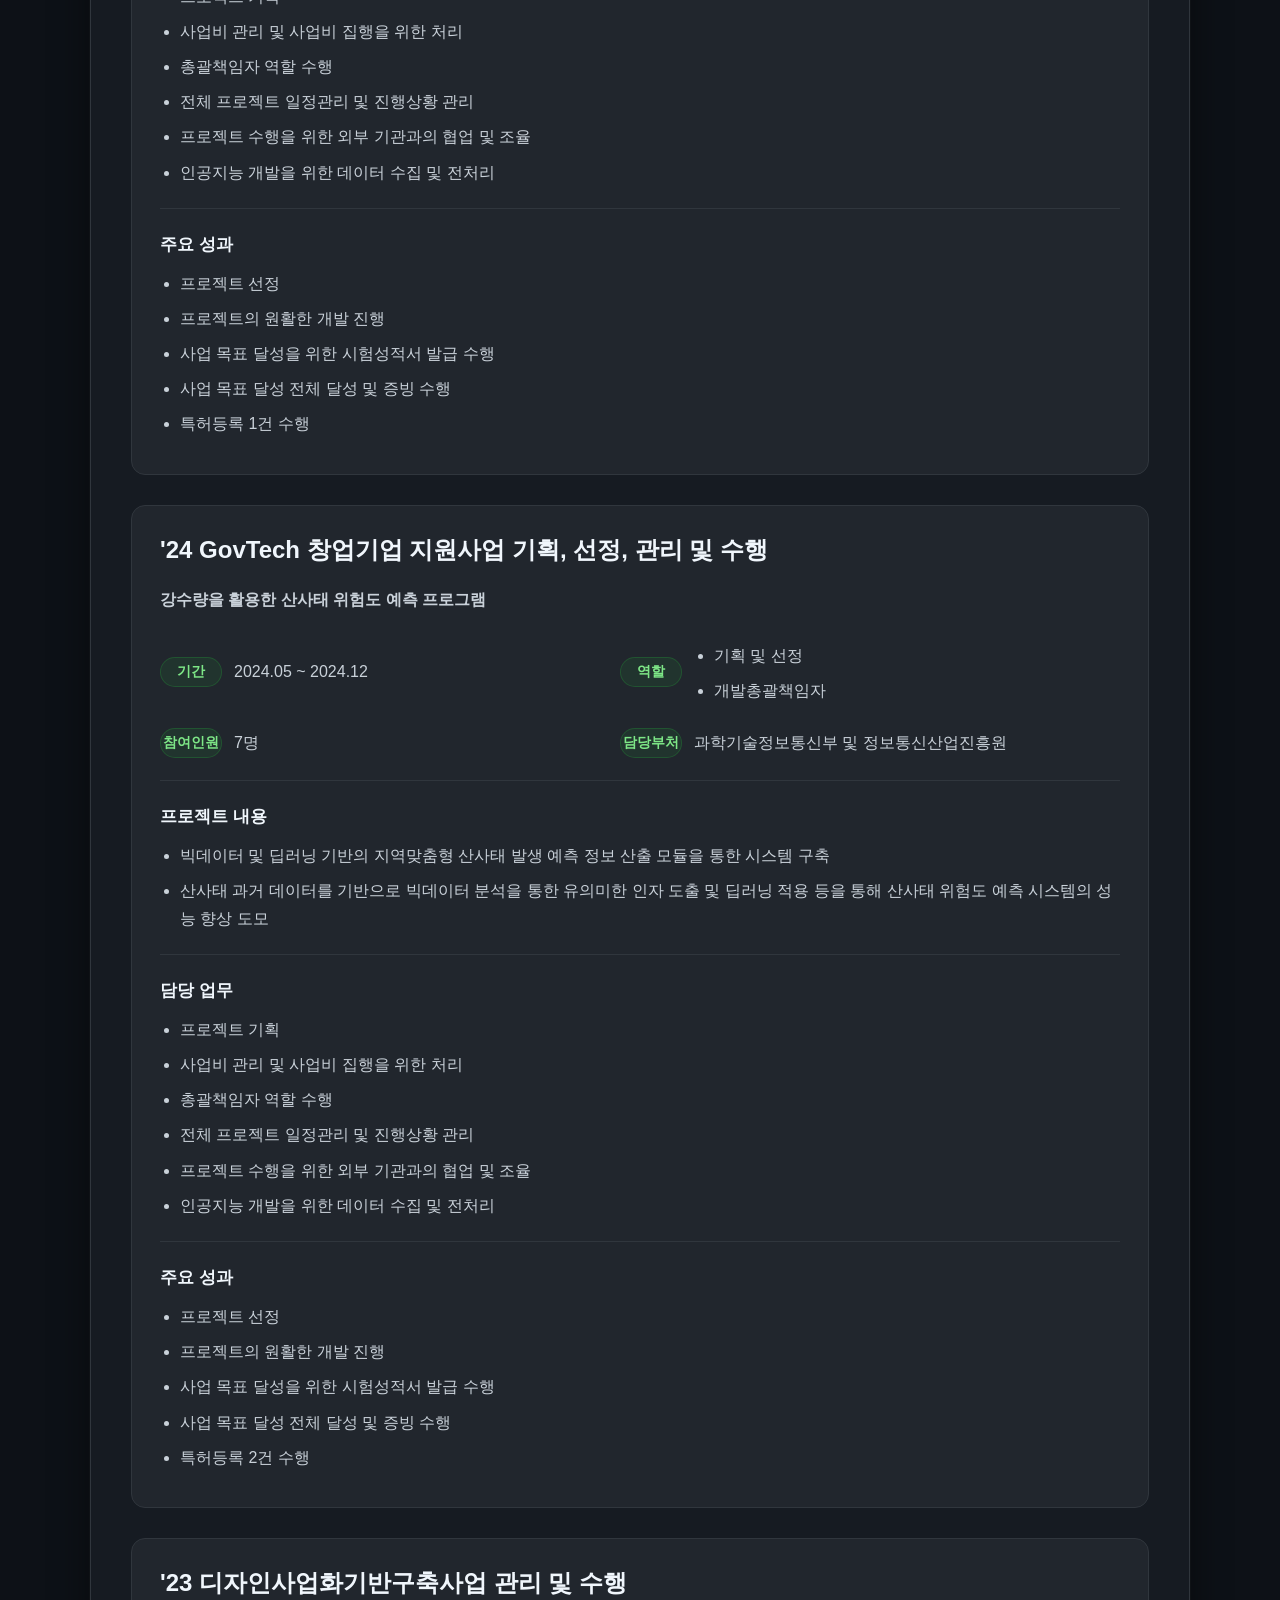
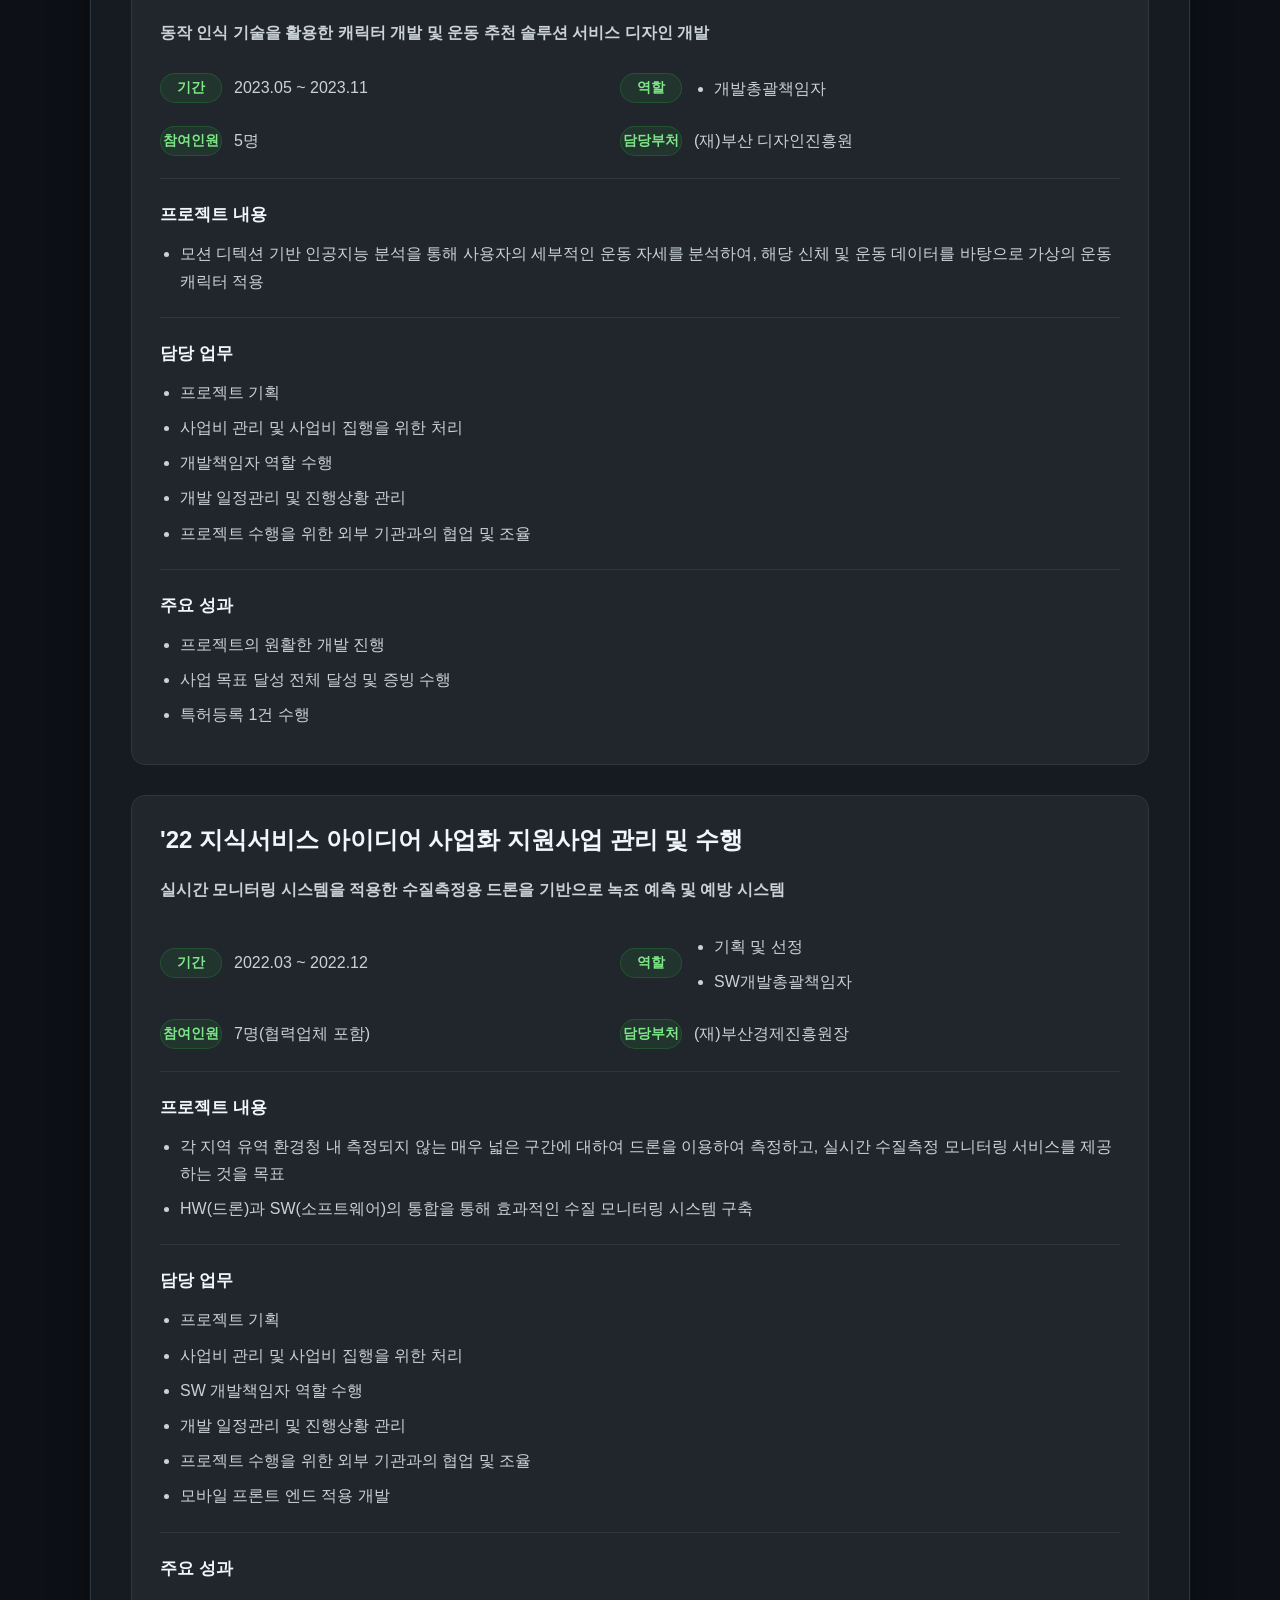
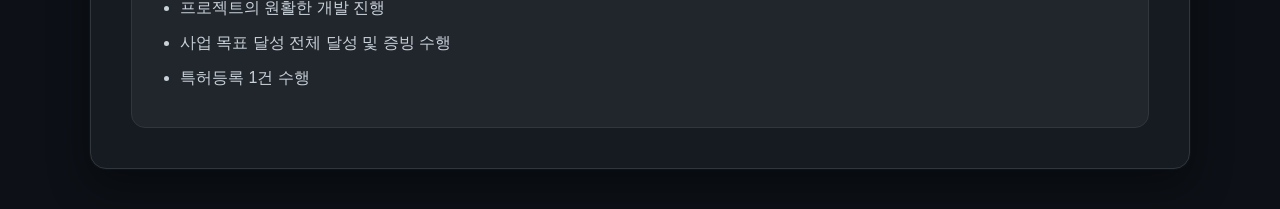
<file: pm_history_page.html>
<!DOCTYPE html>
<html lang="ko">

<head>
    <meta charset="UTF-8">
    <meta name="viewport" content="width=device-width, initial-scale=1.0">
    <title>Project History | 김인호</title>

    <link rel="stylesheet" href="style_pm_history.css">
</head>

<body>

    <!-- 헤더 -->
    <header class="top">
        <h1>PROJECT HISTORY</h1>

        <p class="subtitle">
            Development · PM · Portfolio
        </p>

        <nav>
            <a href="index.html">HOME</a>
        </nav>
    </header>

    <!-- 연도 버튼 -->
    <div class="year-tabs">
        <button class="year-btn active" data-year="highlight">Highlight</button>

        <button class="year-btn " data-year="2025">2025</button>
        <button class="year-btn" data-year="2024">2024</button>
        <button class="year-btn" data-year="2023">2023</button>
        <button class="year-btn" data-year="2022">2022</button>
        <button class="year-btn" data-year="2021">2021</button>

    </div>

    <main>

        <!-- highlight -->
        <section class="history-section active" id="highlight">

            <h2>PROJECTS · HIGHLIGHT</h2>

          

            

  <div class="project-card">

    <h3>2025년 창업중심대학 사업 기획 및 선정</h3>
        <h4>식자재 소모량&발주량 예측 모듈 탑재 본사&가맹점 실시간 매장 운영 관리 솔루션 사업화</h4>

    <div class="project-info">

        <div class="info-line">
            <div class="info-row">
                <span class="label">기간</span>
                <p>2025.06 ~ 2021.09</p>
            </div>

            <div class="info-row">
                <span class="label">역할</span>
                <p>기획 및 선정</p>
            </div>
        </div>

        <div class="info-line">
            <div class="info-row">
                <span class="label">참여인원</span>
                <p>12명</p>
            </div>

            <div class="info-row">
                <span class="label">담당부처</span>
                <p>중소벤처기업부</p>
            </div>
        </div>

    </div>

    <hr>

    <div class="project-section">

        <h4>프로젝트 내용</h4>

        <ul>
            <li>중소형 프랜차이즈 요식업 점주들을 위한 식자재 소모량 및 발주량 예측 기반의 실시간 매장 운영 관리 솔루션 개발</li>
            <li>매장에서 발생하는 모든 운영 요소를 전산화하여 데이터로 수집·적재하고,이를 기반으로 점주와 본사가 실시간 매장 현황을 정확하게 인지하고 관리할 수 있도록함</li>
        
        </ul>

    </div>

    <hr>   <div class="project-section">

        <h4>담당 업무</h4>

        <ul>
            <li>프로젝트 기획</li>
        </ul>

    </div>

    <hr>

    <div class="project-section">

        <h4>주요 성과</h4>

        <ul>
            <li>프로젝트 선정</li>
            
        </ul>

    </div>

</div>



 <div class="project-card">

    <h3>'24 창업성장기술개발(TIPS) 기획, 선정, 관리 및 수행</h3>
        <h4>고객 데이터 산출 시스템과 연계된 점주용 외부 환경 요소 데이터 수집 및 인공지능 기술을 활용한 판매량 및 발주량 예측 시스템 개발</h4>

    <div class="project-info">

        <div class="info-line">
            <div class="info-row">
                <span class="label">기간</span>
                <p>2024.07 ~ 2026.06</p>
            </div>

            <div class="info-row">
                <span class="label">역할</span>
                          <ul>
                            <li>기획 및 선정</li>
                            <li>개발총괄책임자</li>
                        </ul>
           
            </div>
        </div>

        <div class="info-line">
            <div class="info-row">
                <span class="label">참여인원</span>
                <p>9명</p>
            </div>

            <div class="info-row">
                <span class="label">담당부처</span>
                <p>중소벤처기업부</p>
            </div>
        </div>

    </div>

    <hr>

    <div class="project-section">

        <h4>프로젝트 내용</h4>

        <ul>
            <li>소규모 요식업 점주들을 위한 식자재 소모량 및 발주량 예측 기반의 실시간 매장 운영 관리 솔루션 개발</li>
            <li>매장에서 발생하는 모든 운영 요소를 전산화하여 데이터로 수집·적재하고,이를 기반으로 점주가 실시간 매장 현황을 정확하게 인지하고 관리할 수 있도록함</li>
        
        </ul>

    </div>

    <hr>   <div class="project-section">

        <h4>담당 업무</h4>

        <ul>
      <li>프로젝트 기획</li>
            <li>사업비 관리 및 사업비 집행을 위한 처리</li>
            <li>총괄책임자 역할 수행</li>
            <li>전체 프로젝트 일정관리 및 진행상황 관리</li>
            <li>프로젝트 수행을 위한 외부 기관과의 협업 및 조율</li>
            <li>인공지능 개발을 위한 데이터 수집 및 전처리</li>
                    </ul>

    </div>

    <hr>

    <div class="project-section">

        <h4>주요 성과</h4>

        <ul>
            <li>프로젝트 선정</li>
            <li>프로젝트의 원활한 개발 진행</li>
            <li>사업 목표 달성을 위한 시험성적서 발급 수행</li>
            <li>사업 목표 달성 전체 달성 및 증빙 수행</li>
                        <li>특허등록 1건 수행</li>

        </ul>

    </div>

</div>

<div class="project-card">

    <h3>'24 GovTech 창업기업 지원사업 기획, 선정, 관리 및 수행</h3>
        <h4>강수량을 활용한 산사태 위험도 예측 프로그램</h4>

    <div class="project-info">

        <div class="info-line">
            <div class="info-row">
                <span class="label">기간</span>
                <p>2024.05 ~ 2024.12</p>
            </div>

            <div class="info-row">
                <span class="label">역할</span>
                     <ul>
                            <li>기획 및 선정</li>
                            <li>개발총괄책임자</li>
                        </ul>
            </div>
        </div>

        <div class="info-line">
            <div class="info-row">
                <span class="label">참여인원</span>
                <p>7명</p>
            </div>

            <div class="info-row">
                <span class="label">담당부처</span>
                <p>과학기술정보통신부 및 정보통신산업진흥원</p>
            </div>
        </div>

    </div>

    <hr>

    <div class="project-section">

        <h4>프로젝트 내용</h4>

        <ul>
            <li>빅데이터 및 딥러닝 기반의 지역맞춤형 산사태 발생 예측 정보 산출 모듈을 통한 시스템 구축</li>
            <li>산사태 과거 데이터를 기반으로 빅데이터 분석을 통한 유의미한 인자 도출 및 딥러닝 적용 등을 통해 산사태 위험도 예측 시스템의 성능 향상 도모</li>
        
        </ul>

    </div>

    <hr>   <div class="project-section">

        <h4>담당 업무</h4>

        <ul>
      <li>프로젝트 기획</li>
            <li>사업비 관리 및 사업비 집행을 위한 처리</li>
            <li>총괄책임자 역할 수행</li>
            <li>전체 프로젝트 일정관리 및 진행상황 관리</li>
            <li>프로젝트 수행을 위한 외부 기관과의 협업 및 조율</li>
            <li>인공지능 개발을 위한 데이터 수집 및 전처리</li>
        </ul>

    </div>

    <hr>

    <div class="project-section">

        <h4>주요 성과</h4>

        <ul>
            <li>프로젝트 선정</li>
            <li>프로젝트의 원활한 개발 진행</li>
            <li>사업 목표 달성을 위한 시험성적서 발급 수행</li>
            <li>사업 목표 달성 전체 달성 및 증빙 수행</li>
                        <li>특허등록 2건 수행</li>

        </ul>

    </div>

</div>

<div class="project-card">

    <h3>'23 디자인사업화기반구축사업 관리 및 수행</h3>
        <h4>동작 인식 기술을 활용한 캐릭터 개발 및 운동 추천 솔루션 서비스 디자인 개발</h4>

    <div class="project-info">

        <div class="info-line">
            <div class="info-row">
                <span class="label">기간</span>
                <p>2023.05 ~ 2023.11</p>
            </div>

            <div class="info-row">
                <span class="label">역할</span>
                   <ul>
                                                <li>개발총괄책임자</li>
                        </ul>
            </div>
        </div>

        <div class="info-line">
            <div class="info-row">
                <span class="label">참여인원</span>
                <p>5명</p>
            </div>

            <div class="info-row">
                <span class="label">담당부처</span>
                <p>(재)부산 디자인진흥원</p>
            </div>
        </div>

    </div>

    <hr>

    <div class="project-section">

        <h4>프로젝트 내용</h4>

        <ul>
            <li>모션 디텍션 기반 인공지능 분석을 통해 사용자의 세부적인 운동 자세를 분석하여, 해당 신체 및 운동 데이터를 바탕으로 가상의 운동캐릭터 적용</li>        
        </ul>

    </div>

    <hr>   <div class="project-section">

        <h4>담당 업무</h4>

        <ul>
      <li>프로젝트 기획</li>
            <li>사업비 관리 및 사업비 집행을 위한 처리</li>
            <li>개발책임자 역할 수행</li>
            <li>개발 일정관리 및 진행상황 관리</li>
            <li>프로젝트 수행을 위한 외부 기관과의 협업 및 조율</li>
        </ul>

    </div>

    <hr>

    <div class="project-section">

        <h4>주요 성과</h4>

        <ul>
            <li>프로젝트의 원활한 개발 진행</li>
            <li>사업 목표 달성 전체 달성 및 증빙 수행</li>
                        <li>특허등록 1건 수행</li>

        </ul>

    </div>

</div>


<div class="project-card">

    <h3>'22 지식서비스 아이디어 사업화 지원사업 관리 및 수행</h3>
        <h4>실시간 모니터링 시스템을 적용한 수질측정용 드론을 기반으로 녹조 예측 및 예방 시스템</h4>

    <div class="project-info">

        <div class="info-line">
            <div class="info-row">
                <span class="label">기간</span>
                <p>2022.03 ~ 2022.12</p>
            </div>

            <div class="info-row">
                <span class="label">역할</span>
                    <ul>
                            <li>기획 및 선정</li>
                            <li>SW개발총괄책임자</li>
                        </ul>
            </div>
        </div>

        <div class="info-line">
            <div class="info-row">
                <span class="label">참여인원</span>
                <p>7명(협력업체 포함)</p>
            </div>

            <div class="info-row">
                <span class="label">담당부처</span>
                <p>(재)부산경제진흥원장</p>
            </div>
        </div>

    </div>

    <hr>

    <div class="project-section">

        <h4>프로젝트 내용</h4>

        <ul>
            <li>각 지역 유역 환경청 내 측정되지 않는 매우 넓은 구간에 대하여 드론을 이용하여 측정하고, 실시간 수질측정 모니터링 서비스를 제공하는 것을 목표</li>        
            <li>HW(드론)과 SW(소프트웨어)의 통합을 통해 효과적인 수질 모니터링 시스템 구축</li>        
        </ul>

    </div>

    <hr>   <div class="project-section">

        <h4>담당 업무</h4>

        <ul>
      <li>프로젝트 기획</li>
            <li>사업비 관리 및 사업비 집행을 위한 처리</li>
            <li>SW 개발책임자 역할 수행</li>
            <li>개발 일정관리 및 진행상황 관리</li>
            <li>프로젝트 수행을 위한 외부 기관과의 협업 및 조율</li>
            <li>모바일 프론트 엔드 적용 개발</li>
        </ul>

    </div>

    <hr>

    <div class="project-section">

        <h4>주요 성과</h4>

        <ul>
            <li>프로젝트의 원활한 개발 진행</li>
            <li>사업 목표 달성 전체 달성 및 증빙 수행</li>
                        <li>특허등록 1건 수행</li>

        </ul>

    </div>

</div>




        </section>

    <!-- 2025 -->
        <section class="history-section" id="2025">

            <h2>PROJECTS · 2025</h2>

<div class="project-card">

    <h3>2025년 창업중심대학 사업 기획 및 선정</h3>
        <h4>식자재 소모량&발주량 예측 모듈 탑재 본사&가맹점 실시간 매장 운영 관리 솔루션 사업화</h4>

    <div class="project-info">

        <div class="info-line">
            <div class="info-row">
                <span class="label">기간</span>
                <p>2025.06 ~ 2021.09</p>
            </div>

            <div class="info-row">
                <span class="label">역할</span>
                <p>기획 및 선정</p>
            </div>
        </div>

        <div class="info-line">
            <div class="info-row">
                <span class="label">참여인원</span>
                <p>12명</p>
            </div>

            <div class="info-row">
                <span class="label">담당부처</span>
                <p>중소벤처기업부</p>
            </div>
        </div>

    </div>

    <hr>

    <div class="project-section">

        <h4>프로젝트 내용</h4>

        <ul>
            <li>중소형 프랜차이즈 요식업 점주들을 위한 식자재 소모량 및 발주량 예측 기반의 실시간 매장 운영 관리 솔루션 개발</li>
            <li>매장에서 발생하는 모든 운영 요소를 전산화하여 데이터로 수집·적재하고,이를 기반으로 점주와 본사가 실시간 매장 현황을 정확하게 인지하고 관리할 수 있도록함</li>
        
        </ul>

    </div>

    <hr>   <div class="project-section">

        <h4>담당 업무</h4>

        <ul>
            <li>프로젝트 기획</li>
        </ul>

    </div>

    <hr>

    <div class="project-section">

        <h4>주요 성과</h4>

        <ul>
            <li>프로젝트 선정</li>
            
        </ul>

    </div>

</div>





            </section>





        <!-- 2024 -->
        <section class="history-section" id="2024">

            <h2>PROJECTS · 2024</h2>
<div class="project-card">

    <h3>'24 창업성장기술개발(TIPS) 기획, 선정, 관리 및 수행</h3>
        <h4>고객 데이터 산출 시스템과 연계된 점주용 외부 환경 요소 데이터 수집 및 인공지능 기술을 활용한 판매량 및 발주량 예측 시스템 개발</h4>

    <div class="project-info">

        <div class="info-line">
            <div class="info-row">
                <span class="label">기간</span>
                <p>2024.07 ~ 2026.06</p>
            </div>

            <div class="info-row">
                <span class="label">역할</span>
                <ul>
                            <li>기획 및 선정</li>
                            <li>개발총괄책임자</li>
                        </ul>
                
            </div>
        </div>

        <div class="info-line">
            <div class="info-row">
                <span class="label">참여인원</span>
                <p>9명</p>
            </div>

            <div class="info-row">
                <span class="label">담당부처</span>
                <p>중소벤처기업부</p>
            </div>
        </div>

    </div>

    <hr>

    <div class="project-section">

        <h4>프로젝트 내용</h4>

        <ul>
            <li>소규모 요식업 점주들을 위한 식자재 소모량 및 발주량 예측 기반의 실시간 매장 운영 관리 솔루션 개발</li>
            <li>매장에서 발생하는 모든 운영 요소를 전산화하여 데이터로 수집·적재하고,이를 기반으로 점주가 실시간 매장 현황을 정확하게 인지하고 관리할 수 있도록함</li>
        
        </ul>

    </div>

    <hr>   <div class="project-section">

        <h4>담당 업무</h4>

        <ul>
      <li>프로젝트 기획</li>
            <li>사업비 관리 및 사업비 집행을 위한 처리</li>
            <li>총괄책임자 역할 수행</li>
            <li>전체 프로젝트 일정관리 및 진행상황 관리</li>
            <li>프로젝트 수행을 위한 외부 기관과의 협업 및 조율</li>
            <li>인공지능 개발을 위한 데이터 수집 및 전처리</li>
                    </ul>

    </div>

    <hr>

    <div class="project-section">

        <h4>주요 성과</h4>

        <ul>
            <li>프로젝트 선정</li>
            <li>프로젝트의 원활한 개발 진행</li>
            <li>사업 목표 달성을 위한 시험성적서 발급 수행</li>
            <li>사업 목표 달성 전체 달성 및 증빙 수행</li>
        </ul>

    </div>

</div>

<div class="project-card">

    <h3>'24 GovTech 창업기업 지원사업 기획, 선정, 관리 및 수행</h3>
        <h4>강수량을 활용한 산사태 위험도 예측 프로그램</h4>

    <div class="project-info">

        <div class="info-line">
            <div class="info-row">
                <span class="label">기간</span>
                <p>2024.05 ~ 2024.12</p>
            </div>

            <div class="info-row">
                <span class="label">역할</span>
                            <ul>
                            <li>기획 및 선정</li>
                            <li>개발총괄책임자</li>
                        </ul>
            </div>
        </div>

        <div class="info-line">
            <div class="info-row">
                <span class="label">참여인원</span>
                <p>7명</p>
            </div>

            <div class="info-row">
                <span class="label">담당부처</span>
                <p>과학기술정보통신부 및 정보통신산업진흥원</p>
            </div>
        </div>

    </div>

    <hr>

    <div class="project-section">

        <h4>프로젝트 내용</h4>

        <ul>
            <li>빅데이터 및 딥러닝 기반의 지역맞춤형 산사태 발생 예측 정보 산출 모듈을 통한 시스템 구축</li>
            <li>산사태 과거 데이터를 기반으로 빅데이터 분석을 통한 유의미한 인자 도출 및 딥러닝 적용 등을 통해 산사태 위험도 예측 시스템의 성능 향상 도모</li>
        
        </ul>

    </div>

    <hr>   <div class="project-section">

        <h4>담당 업무</h4>

        <ul>
      <li>프로젝트 기획</li>
            <li>사업비 관리 및 사업비 집행을 위한 처리</li>
            <li>총괄책임자 역할 수행</li>
            <li>전체 프로젝트 일정관리 및 진행상황 관리</li>
            <li>프로젝트 수행을 위한 외부 기관과의 협업 및 조율</li>
            <li>인공지능 개발을 위한 데이터 수집 및 전처리</li>
        </ul>

    </div>

    <hr>

    <div class="project-section">

        <h4>주요 성과</h4>

        <ul>
            <li>프로젝트 선정</li>
            <li>프로젝트의 원활한 개발 진행</li>
            <li>사업 목표 달성을 위한 시험성적서 발급 수행</li>
            <li>사업 목표 달성 전체 달성 및 증빙 수행</li>
                        <li>특허등록 2건 수행</li>

        </ul>

    </div>

</div>
            

        </section>


        <!-- 2023 -->
        <section class="history-section" id="2023">
            <h2>PROJECTS · 2023</h2>




            <div class="project-card">

    <h3>'23 디자인사업화기반구축사업 관리 및 수행</h3>
        <h4>동작 인식 기술을 활용한 캐릭터 개발 및 운동 추천 솔루션 서비스 디자인 개발</h4>

    <div class="project-info">

        <div class="info-line">
            <div class="info-row">
                <span class="label">기간</span>
                <p>2023.05 ~ 2023.11</p>
            </div>

            <div class="info-row">
                <span class="label">역할</span>
                <p>개발총괄책임자</p>
            </div>
        </div>

        <div class="info-line">
            <div class="info-row">
                <span class="label">참여인원</span>
                <p>5명</p>
            </div>

            <div class="info-row">
                <span class="label">담당부처</span>
                <p>(재)부산 디자인진흥원</p>
            </div>
        </div>

    </div>

    <hr>

    <div class="project-section">

        <h4>프로젝트 내용</h4>

        <ul>
            <li>모션 디텍션 기반 인공지능 분석을 통해 사용자의 세부적인 운동 자세를 분석하여, 해당 신체 및 운동 데이터를 바탕으로 가상의 운동캐릭터 적용</li>        
        </ul>

    </div>

    <hr>   <div class="project-section">

        <h4>담당 업무</h4>

        <ul>
      <li>프로젝트 기획</li>
            <li>사업비 관리 및 사업비 집행을 위한 처리</li>
            <li>개발책임자 역할 수행</li>
            <li>개발 일정관리 및 진행상황 관리</li>
            <li>프로젝트 수행을 위한 외부 기관과의 협업 및 조율</li>
        </ul>

    </div>

    <hr>

    <div class="project-section">

        <h4>주요 성과</h4>

        <ul>
            <li>프로젝트의 원활한 개발 진행</li>
            <li>사업 목표 달성 전체 달성 및 증빙 수행</li>
                        <li>특허등록 1건 수행</li>

        </ul>

    </div>

</div>



        </section>



        <!-- 2022 -->
        <section class="history-section" id="2022">
            <h2>PROJECTS · 2022</h2>


  
<div class="project-card">

    <h3>'22 지식서비스 아이디어 사업화 지원사업 관리 및 수행</h3>
        <h4>실시간 모니터링 시스템을 적용한 수질측정용 드론을 기반으로 녹조 예측 및 예방 시스템</h4>

    <div class="project-info">

        <div class="info-line">
            <div class="info-row">
                <span class="label">기간</span>
                <p>2022.03 ~ 2022.12</p>
            </div>

            <div class="info-row">
                <span class="label">역할</span>
                     <ul>
                            <li>기획 및 선정</li>
                            <li>SW개발총괄책임자</li>
                        </ul>
            </div>
        </div>

        <div class="info-line">
            <div class="info-row">
                <span class="label">참여인원</span>
                <p>7명(협력업체 포함)</p>
            </div>

            <div class="info-row">
                <span class="label">담당부처</span>
                <p>(재)부산경제진흥원장</p>
            </div>
        </div>

    </div>

    <hr>

    <div class="project-section">

        <h4>프로젝트 내용</h4>

        <ul>
            <li>각 지역 유역 환경청 내 측정되지 않는 매우 넓은 구간에 대하여 드론을 이용하여 측정하고, 실시간 수질측정 모니터링 서비스를 제공하는 것을 목표</li>        
            <li>HW(드론)과 SW(소프트웨어)의 통합을 통해 효과적인 수질 모니터링 시스템 구축</li>        
        </ul>

    </div>

    <hr>   <div class="project-section">

        <h4>담당 업무</h4>

        <ul>
      <li>프로젝트 기획</li>
            <li>사업비 관리 및 사업비 집행을 위한 처리</li>
            <li>SW 개발책임자 역할 수행</li>
            <li>개발 일정관리 및 진행상황 관리</li>
            <li>프로젝트 수행을 위한 외부 기관과의 협업 및 조율</li>
            <li>모바일 프론트 엔드 적용 개발</li>

        </ul>

    </div>

    <hr>

    <div class="project-section">

        <h4>주요 성과</h4>

        <ul>
            <li>프로젝트의 원활한 개발 진행</li>
            <li>사업 목표 달성 전체 달성 및 증빙 수행</li>
                        <li>특허등록 1건 수행</li>

        </ul>

    </div>

</div>

<div class="project-card">

    <h3>'22 창업중심대학 초기창업 지원사업 관리 및 수행</h3>
        <h4>블루투스 통신을 활용한 온습도 모니터링 및 식재료 관리 스마트렉</h4>

    <div class="project-info">

        <div class="info-line">
            <div class="info-row">
                <span class="label">기간</span>
                <p>2022.08 ~ 2023.05</p>
            </div>

            <div class="info-row">
                <span class="label">역할</span>
                 <ul>
                            <li>기획 및 선정</li>
                            <li>프로젝트 총괄책임자</li>
                        </ul>
            </div>
        </div>

        <div class="info-line">
            <div class="info-row">
                <span class="label">참여인원</span>
                <p>12명(협력업체 포함)</p>
            </div>

            <div class="info-row">
                <span class="label">담당부처</span>
                <p>부산대학교</p>
            </div>
        </div>

    </div>

    <hr>

    <div class="project-section">

        <h4>프로젝트 내용</h4>

        <ul>
            <li>온·습도 센서를 활용하여 냉장 시스템 내부의 온·습도를 실시간으로 측정하는 것을 목표</li>        
            <li>블루투스 통신을 활용한 온습도 모니터링 및 식재료 관리 시스템 구축</li>        
        </ul>

    </div>

    <hr>   <div class="project-section">

        <h4>담당 업무</h4>

        <ul>
      <li>프로젝트 기획</li>
            <li>사업비 관리 및 사업비 집행을 위한 처리</li>
            <li>프로젝트 총괄책임자 역할 수행</li>
            <li>개발 일정관리 및 진행상황 관리</li>
            <li>프로젝트 수행을 위한 외부 기관과의 협업 및 조율</li>
        </ul>

    </div>

    <hr>

    <div class="project-section">

        <h4>주요 성과</h4>

        <ul>
            <li>프로젝트의 원활한 개발 진행</li>
            <li>사업 목표 달성 전체 달성 및 증빙 수행</li>
            <li>특허등록 1건 수행</li>
        </ul>

    </div>

</div>

              



        </section>
        

          <!-- 2021 -->
        <section class="history-section" id="2021">
            <h2>PROJECTS · 2021</h2>





<div class="project-card">

    <h3>'21 방산혁신클러스터 창업지원사업</h3>
        <h4>근거리 통신 기술을 활용한 소대, 분대별 모의 전투 훈련 관제 시스템</h4>

    <div class="project-info">

        <div class="info-line">
            <div class="info-row">
                <span class="label">기간</span>
                <p>2021.09 ~ 2021.11</p>
            </div>

            <div class="info-row">
                <span class="label">역할</span>
                     <ul>
                            <li>기획 및 선정</li>
                            <li>Android(JAVA) 기반 웨어러블 소프트웨어 개발</li>
                            <li>Window(.NET) 관제 소프트웨어 개발</li>
                            <li>SW 개발총괄책임자</li>
                        </ul>
            </div>
        </div>

        <div class="info-line">
            <div class="info-row">
                <span class="label">참여인원</span>
                <p>9명(협력업체 포함)</p>
            </div>

            <div class="info-row">
                <span class="label">담당부처</span>
                <p>(사)경남창원산학융합원</p>
            </div>
        </div>

    </div>

    <hr>

    <div class="project-section">

        <h4>프로젝트 내용</h4>

        <ul>
            <li>소규모 부대의 전투력 향상을 위한 모의 전투 훈련 통제 시스템을 목표로 함</li>        
            <li>블루투스 기능과 레이저 송수신기를 장착한 모듈을 이용해 훈련 진행 데이터를 중계기로 송신하며 훈련 상황 중 발생하는 여러 훈련 데이터들이 중계기를 통해 훈련 관제 윈도우 프로그램으로 송신, 다시 웨어러블 워치로 송신됨</li>        
        </ul>

    </div>

    <hr>   <div class="project-section">

        <h4>담당 업무</h4>

        <ul>
      <li>프로젝트 기획</li>
            <li>사업비 관리 및 사업비 집행을 위한 처리</li>
            <li>SW 개발책임자 역할 수행</li>
            <li>개발 일정관리 및 진행상황 관리</li>
            <li>프로젝트 수행을 위한 외부 기관과의 협업 및 조율</li>
            <li>모바일 프론트 엔드 적용 개발</li>
        </ul>

    </div>

    <hr>

    <div class="project-section">

        <h4>주요 성과</h4>

        <ul>
            <li>프로젝트의 원활한 개발 진행</li>
            <li>사업 목표 달성 전체 달성 및 증빙 수행</li>
        </ul>

    </div>

</div>
  
        </section>

   
    </main>

    <script>

        const buttons = document.querySelectorAll('.year-btn');
        const sections = document.querySelectorAll('.history-section');

        buttons.forEach(button => {

            button.addEventListener('click', () => {

                const targetYear = button.dataset.year;

                buttons.forEach(btn => {
                    btn.classList.remove('active');
                });

                sections.forEach(section => {
                    section.classList.remove('active');
                });

                button.classList.add('active');

                document
                    .getElementById(targetYear)
                    .classList.add('active');

            });

        });

    </script>

</body>

</html>
</file>
<file: style.css>
/* 전체 */
body {
    margin: 0;
    padding: 40px 20px;

    font-family: -apple-system, BlinkMacSystemFont, "Segoe UI",
        Helvetica, Arial, sans-serif;

    background: #f5f7fa;
    color: #222;
}

/* 헤더 */
#header {
    text-align: center;
    margin-bottom: 30px;
}

#header h1 {
    margin: 0;
    font-size: 3rem;
    font-weight: 700;
    letter-spacing: 0.08rem;
    color: #111;
}

.job {
    margin-top: 12px;
    color: #666;
    font-size: 1rem;
}

/* 메인 카드 */
main {
    max-width: 1100px;
    margin: 0 auto;

    display: grid;
    grid-template-columns: 35% 65%;

    background: white;

    border: 1px solid #e5e7eb;
    border-radius: 18px;

    overflow: hidden;

    box-shadow:
        0 10px 30px rgba(0,0,0,0.06),
        0 1px 2px rgba(0,0,0,0.04);
}

/* 왼쪽 */
#mainLeft {
    padding: 40px 30px;
    background: #fafafa;
    border-right: 1px solid #e5e7eb;
}

/* 오른쪽 */
#mainRight {
    padding: 40px;
}

/* 섹션 */
section {
    margin-bottom: 40px;
}

/* 제목 */
h2 {
    display: inline-block;

    margin-bottom: 20px;
    padding-bottom: 6px;

    font-size: 1rem;
    font-weight: 700;
    letter-spacing: 0.08rem;

    color: #111;

    border-bottom: 2px solid #2563eb;
}

/* 텍스트 */
p,
li {
    color: #444;
    line-height: 1.7;
}

/* 리스트 */
ul {
    margin: 10px 0;
    padding-left: 20px;
}

li {
    margin-bottom: 8px;
}

/* 프로젝트 카드 */
.item {
    margin-bottom: 24px;
    padding: 22px;

    background: white;

    border: 1px solid #e5e7eb;
    border-radius: 14px;

    transition:
        transform 0.25s ease,
        box-shadow 0.25s ease,
        border-color 0.25s ease;
}

/* 마우스 오버 */
.item:hover {
    transform: translateY(-6px);

    border-color: #2563eb;

    box-shadow:
        0 18px 35px rgba(37,99,235,0.12),
        0 8px 16px rgba(0,0,0,0.08);
}

/* 프로젝트 제목 */
.item h3 {
    margin: 0 0 8px;
    font-size: 1.1rem;
    color: #111;
}

/* 날짜 */
.date {
    margin-bottom: 12px;
    color: #777;
    font-size: 0.9rem;
}

/* 링크 */
a {
    color: #2563eb;
    text-decoration: none;

    transition: color 0.2s ease;
}

a:hover {
    color: #1d4ed8;
    text-decoration: underline;
}

/* 구분선 */
hr {
    border: none;
    height: 1px;
    background: #e5e7eb;
}

/* 부드러운 hover */
section,
#mainLeft,
#mainRight {
    transition: all 0.2s ease;
}

/* 반응형 */
@media (max-width: 768px) {

    body {
        padding: 20px 12px;
    }

    main {
        grid-template-columns: 1fr;
    }

    #mainLeft {
        border-right: none;
        border-bottom: 1px solid #e5e7eb;
    }

    #header h1 {
        font-size: 2.2rem;
    }

    .item:hover {
        transform: translateY(-3px);
    }
/* }


/* GitHub Dark 스타일 기반 */

/* 전체 */
body {
    margin: 0;
    padding: 40px 20px;

    font-family: -apple-system, BlinkMacSystemFont, "Segoe UI",
        Helvetica, Arial, sans-serif;

    background: #0d1117;
    color: #c9d1d9;
}

/* 헤더 */
#header {
    text-align: center;
    margin-bottom: 30px;
}

#header h1 {
    margin: 0;
    font-size: 3rem;
    font-weight: 700;
    letter-spacing: 0.08rem;
    color: #f0f6fc;
}

.job {
    margin-top: 12px;
    color: #8b949e;
    font-size: 1rem;
}

/* 메인 카드 */
main {
    max-width: 1100px;
    margin: 0 auto;

    display: grid;
    grid-template-columns: 35% 65%;

    background: #161b22;

    border: 1px solid #30363d;
    border-radius: 16px;

    overflow: hidden;

    box-shadow:
        0 0 0 1px rgba(240,246,252,0.02),
        0 16px 40px rgba(0,0,0,0.45);
}

/* 왼쪽 */
#mainLeft {
    padding: 40px 30px;
    background: #0f141b;
    border-right: 1px solid #30363d;
}

/* 오른쪽 */
#mainRight {
    padding: 40px;
}

/* 섹션 */
section {
    margin-bottom: 40px;
}

/* 제목 */
h2 {
    display: inline-block;

    margin-bottom: 20px;
    padding-bottom: 6px;

    font-size: 1rem;
    font-weight: 600;
    letter-spacing: 0.08rem;

    color: #f0f6fc;

    border-bottom: 2px solid #238636;
}

/* 텍스트 */
p,
li {
    color: #c9d1d9;
    line-height: 1.7;
}

/* 리스트 */
ul {
    margin: 10px 0;
    padding-left: 20px;
}

li {
    margin-bottom: 8px;
}

/* 프로젝트 카드 */
.item {
    margin-bottom: 24px;
    padding: 20px;

    background: #21262d;

    border: 1px solid #30363d;
    border-radius: 12px;

    transition: all 0.2s ease;
}

/* hover 효과 */
.item:hover {
    border-color: #238636;
    transform: translateY(-2px);

    box-shadow:
        0 0 0 1px rgba(35,134,54,0.2),
        0 8px 24px rgba(0,0,0,0.35);
}

/* 프로젝트 제목 */
.item h3 {
    margin: 0 0 8px;
    font-size: 1.1rem;
    color: #f0f6fc;
}

/* 날짜 */
.date {
    margin-bottom: 12px;
    color: #8b949e;
    font-size: 0.9rem;
}

/* 링크 */
a {
    color: #58a6ff;
    text-decoration: none;
}

a:hover {
    text-decoration: underline;
}

/* 구분선 */
hr {
    border: none;
    height: 1px;
    background: #30363d;
}

/* 반응형 */
@media (max-width: 768px) {

    body {
        padding: 20px 12px;
    }

    main {
        grid-template-columns: 1fr;
    }

    #mainLeft {
        border-right: none;
        border-bottom: 1px solid #30363d;
    }

    #header h1 {
        font-size: 2.2rem;
    }
} */
</file>
<file: style_history.css>
/* GitHub Dark 스타일 기반 */

/* 전체 */
body {
    margin: 0;
    padding: 40px 20px;

    font-family: -apple-system, BlinkMacSystemFont, "Segoe UI",
        Helvetica, Arial, sans-serif;

    background: #0d1117;
    color: #c9d1d9;
}

/* 헤더 */
.top {
    text-align: center;
    margin-bottom: 50px;
}

.top h1 {
    margin: 0;
    font-size: 3rem;
    font-weight: 700;
    letter-spacing: 0.08rem;
    color: #f0f6fc;
}

.subtitle {
    margin-top: 12px;
    color: #8b949e;
    font-size: 1rem;
}

/* 네비게이션 */
nav {
    margin-top: 24px;
}

nav a {
    display: inline-block;

    padding: 10px 18px;

    color: #58a6ff;
    text-decoration: none;
    font-size: 0.95rem;
    font-weight: 600;

    border: 1px solid #30363d;
    border-radius: 8px;

    background: #161b22;

    transition: all 0.2s ease;
}

nav a:hover {
    background: #21262d;
    border-color: #58a6ff;
}

/* 메인 */
main {
    max-width: 1100px;
    margin: 0 auto;
}

/* 섹션 */
.history-section {
    background: #161b22;

    border: 1px solid #30363d;
    border-radius: 16px;

    padding: 40px;

    box-shadow:
        0 0 0 1px rgba(240,246,252,0.02),
        0 16px 40px rgba(0,0,0,0.45);
}

/* 섹션 제목 */
.history-section h2 {
    display: inline-block;

    margin: 0 0 30px;
    padding-bottom: 6px;

    font-size: 1rem;
    font-weight: 600;
    letter-spacing: 0.08rem;

    color: #f0f6fc;

    border-bottom: 2px solid #238636;
}

/* 프로젝트 카드 */
.project-card {
    display: grid;
    grid-template-columns: 320px 1fr;
    gap: 30px;

    margin-bottom: 30px;
    padding: 24px;

    background: #21262d;

    border: 1px solid #30363d;
    border-radius: 14px;

    transition: all 0.2s ease;
}

/* 마지막 카드 */
.project-card:last-child {
    margin-bottom: 0;
}

/* hover */
.project-card:hover {
    border-color: #238636;

    transform: translateY(-2px);

    box-shadow:
        0 0 0 1px rgba(35,134,54,0.2),
        0 8px 24px rgba(0,0,0,0.35);
}

/* 프로젝트 이미지 */
.project-image {
    display: flex;
    gap: 5px;
}

.project-image img {
    width: calc(50% - 2.5px);
    height: 100%;

    object-fit: cover;

    border-radius: 10px;
    border: 1px solid #30363d;
}

.project-image video {
    width: 100%;
    height: 500px;

    object-fit: cover;

    border-radius: 10px;
    border: 1px solid #30363d;
}

/* 프로젝트 내용 */
.project-content h3 {
    margin: 0 0 20px;

    font-size: 1.4rem;
    font-weight: 700;

    color: #f0f6fc;
}

/* 정보 블록 */
.info {
    margin-bottom: 22px;
}

/* 라벨 */
.label {
    display: inline-block;

    margin-bottom: 10px;
    padding: 4px 10px;

    font-size: 0.85rem;
    font-weight: 600;

    color: #7ee787;

    background: rgba(35, 134, 54, 0.15);

    border: 1px solid rgba(35, 134, 54, 0.4);
    border-radius: 999px;
}

/* 텍스트 */
p,
li {
    margin: 0;
    color: #c9d1d9;
    line-height: 1.7;
}

/* 리스트 */
ul {
    margin: 10px 0 0;
    padding-left: 20px;
}

li {
    margin-bottom: 8px;
}

/* 연도 탭 */
.year-tabs {
    display: flex;
    gap: 10px;

    margin-bottom: 24px;
}

/* 버튼 */
.year-btn {
    padding: 10px 18px;

    background: #161b22;
    color: #c9d1d9;

    border: 1px solid #30363d;
    border-radius: 8px;

    cursor: pointer;

    transition: all 0.2s ease;
}

/* hover */
.year-btn:hover {
    border-color: #58a6ff;
}

/* 활성 버튼 */
.year-btn.active {
    background: #238636;
    color: #ffffff;

    border-color: #238636;
}

/* 기본 숨김 */
.history-section {
    display: none;
}

/* 활성 section */
.history-section.active {
    display: block;
}

.year-tabs {
    max-width: 1100px;
    margin: 0 auto 24px;
}


.project-images{
    display:flex;
    flex-direction:column;
    gap:5px;
}

.top-images{
    display:flex;
    gap:5px;
}

/* 세로 */
.project-image.column{
    display:flex;
    flex-direction:column;
    gap:8px;
}
.project-image.column img{
    width:100%;
}

.top-images img{
    width:50%;
    object-fit:cover;
}

.bottom-image{
    width:100%;
    object-fit:cover;
}
/* 반응형 */
@media (max-width: 768px) {

    body {
        padding: 20px 12px;
    }

    .top h1 {
        font-size: 2.2rem;
    }

    .history-section {
        padding: 24px;
    }

    .project-card {
        grid-template-columns: 1fr;
    }

    .project-image img {
        max-height: 220px;
    }

    .project-content h3 {
        font-size: 1.2rem;
    }
}
</file>
<file: style_pm_history.css>
/* GitHub Dark 스타일 기반 */

/* 전체 */
body {
    margin: 0;
    padding: 40px 20px;

    font-family: -apple-system, BlinkMacSystemFont, "Segoe UI",
        Helvetica, Arial, sans-serif;

    background: #0d1117;
    color: #c9d1d9;
}

/* 헤더 */
.top {
    text-align: center;
    margin-bottom: 50px;
}

.top h1 {
    margin: 0;
    font-size: 3rem;
    font-weight: 700;
    letter-spacing: 0.08rem;
    color: #f0f6fc;
}

.subtitle {
    margin-top: 12px;
    color: #8b949e;
    font-size: 1rem;
}

/* 네비게이션 */
nav {
    margin-top: 24px;
}

nav a {
    display: inline-block;

    padding: 10px 18px;

    color: #58a6ff;
    text-decoration: none;
    font-size: 0.95rem;
    font-weight: 600;

    border: 1px solid #30363d;
    border-radius: 8px;

    background: #161b22;

    transition: all 0.2s ease;
}

nav a:hover {
    background: #21262d;
    border-color: #58a6ff;
}

/* 메인 */
main {
    max-width: 1100px;
    margin: 0 auto;
}

/* 섹션 */
.history-section {
    background: #161b22;

    border: 1px solid #30363d;
    border-radius: 16px;

    padding: 40px;

    box-shadow:
        0 0 0 1px rgba(240,246,252,0.02),
        0 16px 40px rgba(0,0,0,0.45);
}

/* 섹션 제목 */
.history-section h2 {
    display: inline-block;

    margin: 0 0 30px;
    padding-bottom: 6px;

    font-size: 1rem;
    font-weight: 600;
    letter-spacing: 0.08rem;

    color: #f0f6fc;

    border-bottom: 2px solid #238636;
}

/* 프로젝트 카드 */
.project-card {

    background:#21262d;

    border:1px solid #30363d;
    border-radius:14px;

    padding:28px;

    margin-bottom:30px;

    transition:.2s;

}



.project-card h3{

    margin:0 0 24px;

    font-size:1.5rem;

    color:#f0f6fc;

}


.project-info{
    display:flex;
    flex-direction:column;
    gap:16px;
}
.info-line{
    display:grid;
    grid-template-columns: 420px 420px;
    gap:40px;
}

.info-row{
    display:flex;
    align-items:center;
    gap:12px;
}

.info-row p{
    margin:0;
    display:flex;
    align-items:center;
    line-height:1;
}
.project-section h4{

    margin:24px 0 14px;

    color:#f0f6fc;

    font-size:1.05rem;

}

.project-card hr{

    margin:22px 0;

    border:none;

    border-top:1px solid #30363d;

}
/* 마지막 카드 */
.project-card:last-child {
    margin-bottom: 0;
}

/* hover */
.project-card:hover {
    border-color: #238636;

    transform: translateY(-2px);

    box-shadow:
        0 0 0 1px rgba(35,134,54,0.2),
        0 8px 24px rgba(0,0,0,0.35);
}

/* 프로젝트 이미지 */
.project-image {
    display: flex;
    gap: 5px;
}

.project-image img {
    width: calc(50% - 2.5px);
    height: 100%;

    object-fit: cover;

    border-radius: 10px;
    border: 1px solid #30363d;
}

.project-image video {
    width: 100%;
    height: 500px;

    object-fit: cover;

    border-radius: 10px;
    border: 1px solid #30363d;
}

/* 프로젝트 내용 */
.project-content h3 {
    margin: 0 0 20px;

    font-size: 1.4rem;
    font-weight: 700;

    color: #f0f6fc;
}

/* 정보 블록 */
.info {
    margin-bottom: 22px;
}

/* 라벨 */
.label{
    display:flex;
    align-items:center;
    justify-content:center;

    min-width:60px;
    height:28px;

    font-size:0.85rem;
    font-weight:600;

    color:#7ee787;

    background:rgba(35,134,54,.15);
    border:1px solid rgba(35,134,54,.4);
    border-radius:999px;
}
/* 텍스트 */
p,
li {
    margin: 0;
    color: #c9d1d9;
    line-height: 1.7;
}

/* 리스트 */
ul {
    margin: 10px 0 0;
    padding-left: 20px;
}

li {
    margin-bottom: 8px;
}

/* 연도 탭 */
.year-tabs {
    display: flex;
    gap: 10px;

    margin-bottom: 24px;
}

/* 버튼 */
.year-btn {
    padding: 10px 18px;

    background: #161b22;
    color: #c9d1d9;

    border: 1px solid #30363d;
    border-radius: 8px;

    cursor: pointer;

    transition: all 0.2s ease;
}

/* hover */
.year-btn:hover {
    border-color: #58a6ff;
}

/* 활성 버튼 */
.year-btn.active {
    background: #238636;
    color: #ffffff;

    border-color: #238636;
}

/* 기본 숨김 */
.history-section {
    display: none;
}

/* 활성 section */
.history-section.active {
    display: block;
}

.year-tabs {
    max-width: 1100px;
    margin: 0 auto 24px;
}


.project-images{
    display:flex;
    flex-direction:column;
    gap:5px;
}

.top-images{
    display:flex;
    gap:5px;
}

.top-images img{
    width:50%;
    object-fit:cover;
}

.bottom-image{
    width:100%;
    object-fit:cover;
}
/* 반응형 */
@media (max-width: 768px) {

    body {
        padding: 20px 12px;
    }

    .top h1 {
        font-size: 2.2rem;
    }

    .history-section {
        padding: 24px;
    }

    .project-card {
        grid-template-columns: 1fr;
    }

    .project-image img {
        max-height: 220px;
    }

    .project-content h3 {
        font-size: 1.2rem;
    }
}
</file>
